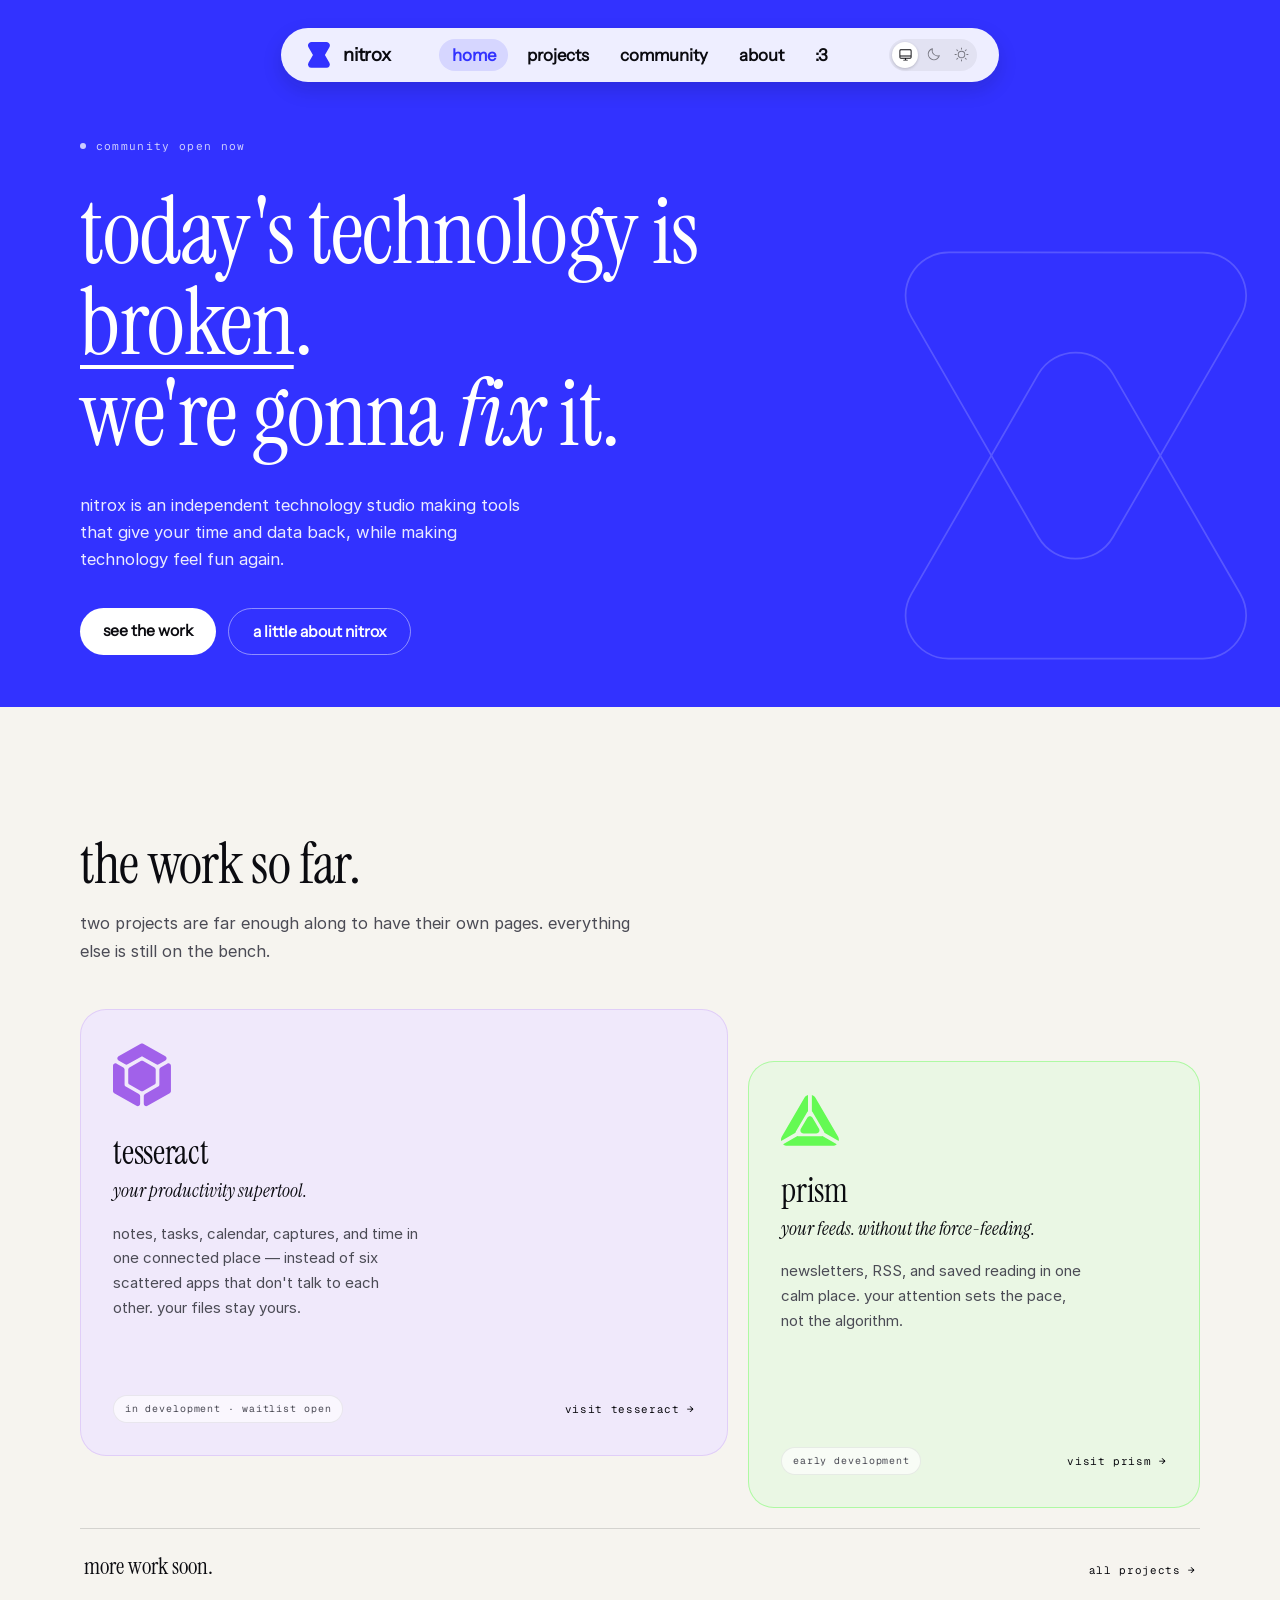
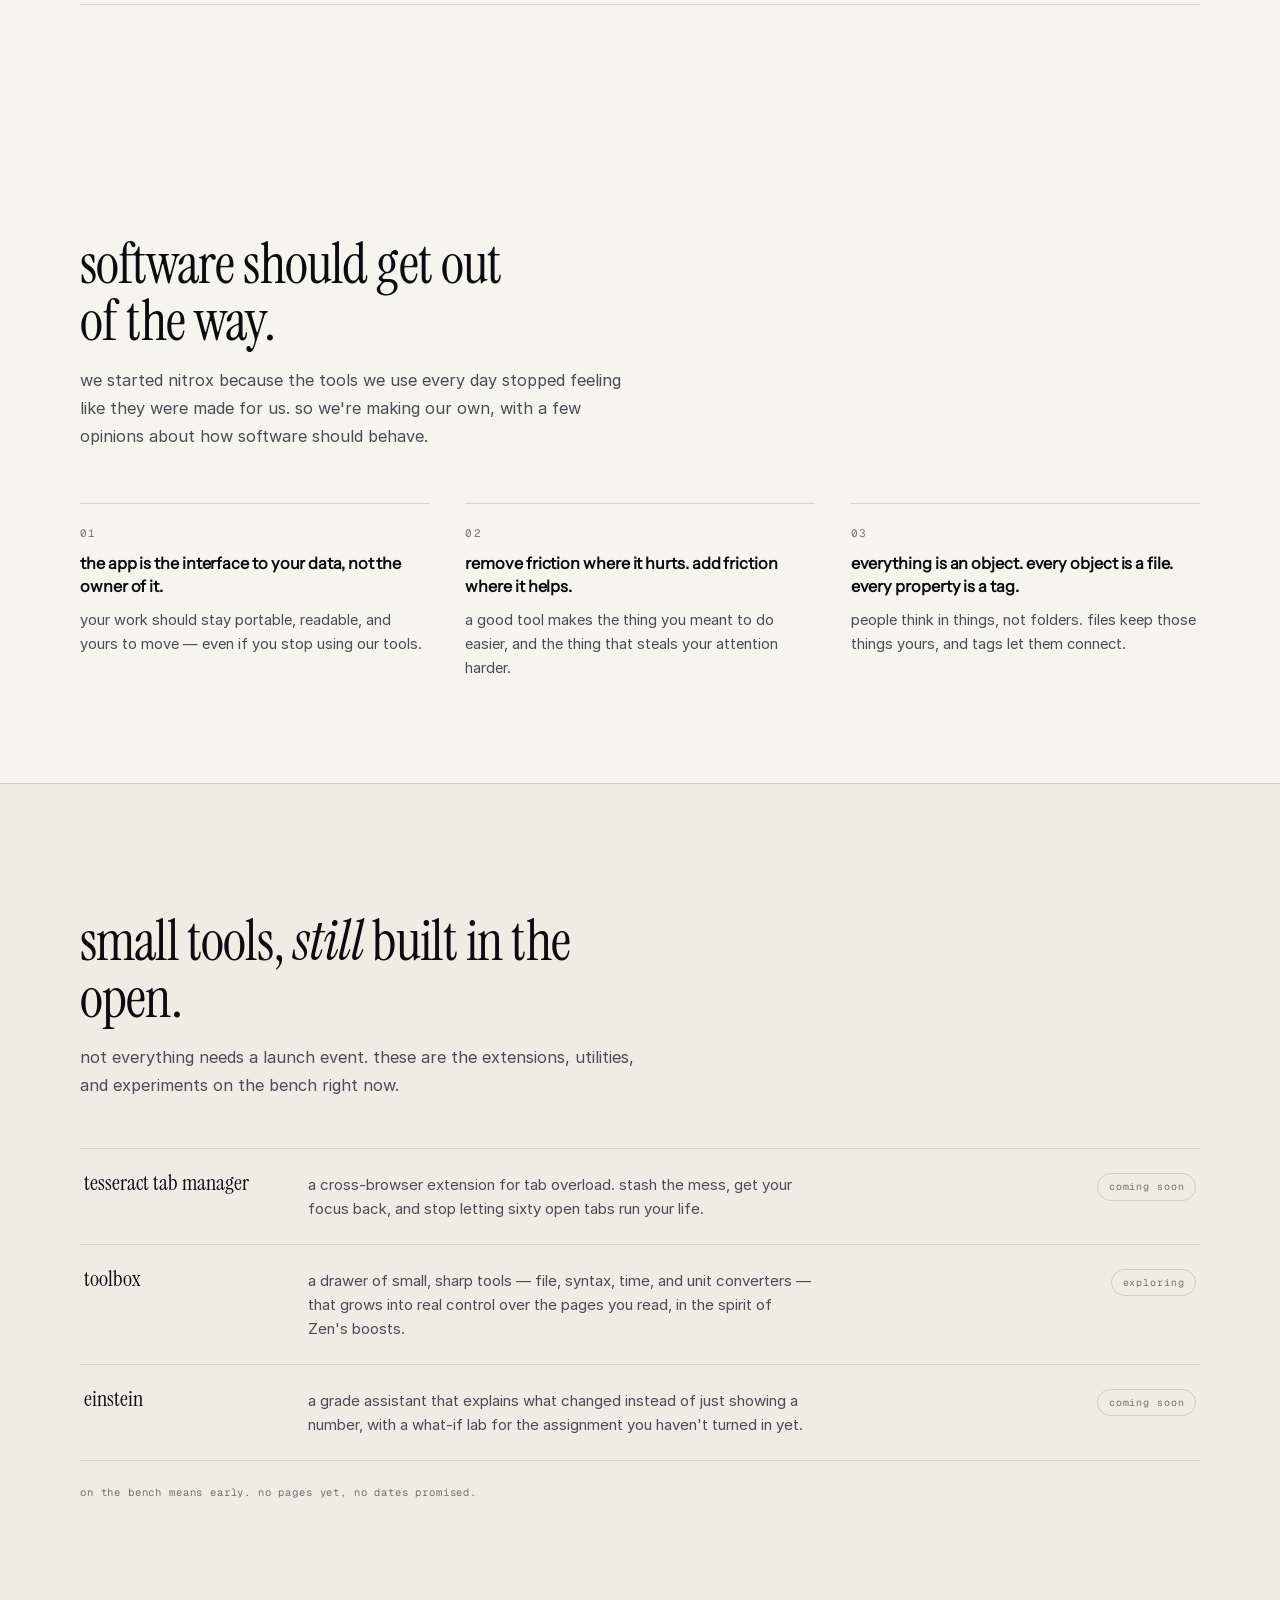
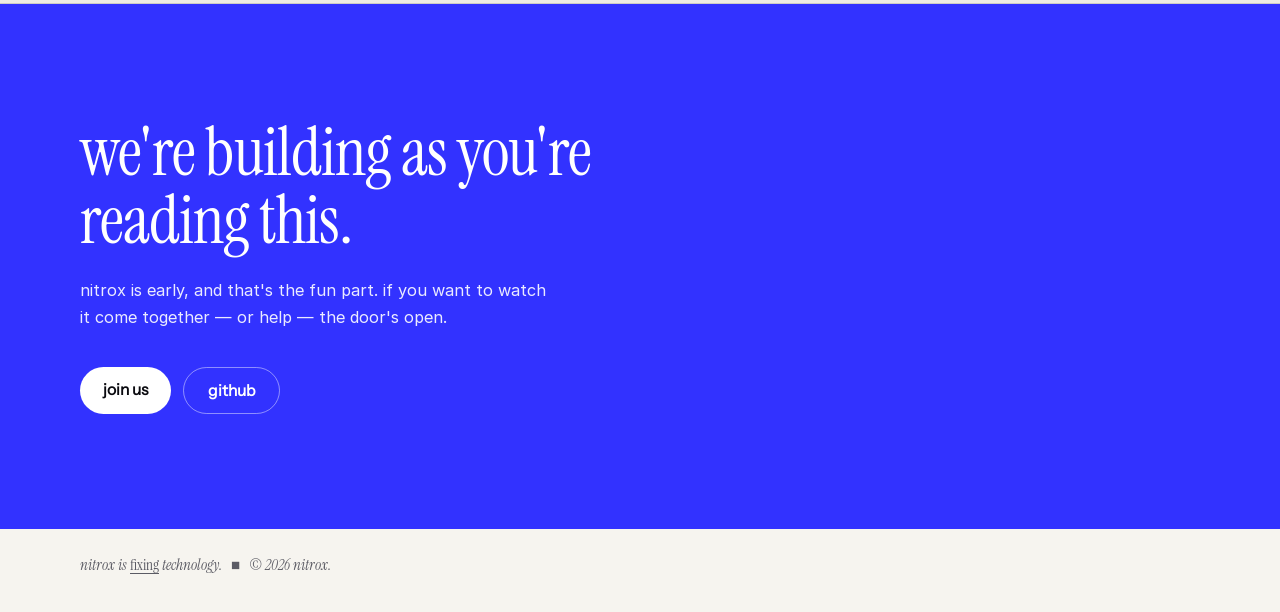
<file: index.html>
<!DOCTYPE html>
<html lang="en">
<head>
    <meta charset="UTF-8">
    <meta name="viewport" content="width=device-width, initial-scale=1.0">
    <title>nitrox is fixing technology.</title>
    <meta name="description" content="nitrox is an independent technology studio making tools that give your time and data back.">

    <meta property="og:title" content="nitrox is fixing technology.">
    <meta property="og:description" content="an independent software studio making tools that give your time and data back.">
    <meta property="og:type" content="website">
    <meta property="og:url" content="https://nitroxhq.github.io/">
    <meta name="twitter:card" content="summary">
    <meta name="theme-color" content="#3232ff">

    <script src="./theme.js"></script>
    <link rel="stylesheet" href="styles.css">
    <link rel="stylesheet" href="assets/fonts/inter/inter.css">
    <link rel="stylesheet" href="home.css">

    <link rel="icon" type="image/svg+xml" href="./assets/white-logo-svg.svg">
    <link rel="icon" type="image/png" href="./assets/white-logo-png.png">
</head>
<body class="home">
    <div id="nav-placeholder"></div>

    <main>
        <!-- ============ HERO ============ -->
        <section class="hero-field">
            <div class="hero-stage wrap" aria-hidden="true">
                <svg class="hero-mark" viewBox="0 0 141 152" fill="none">
                    <path d="M83.0651 103.897C77.2824 113.882 62.8631 113.872 57.0943 103.879L12.9996 27.5C7.22423 17.496 14.4492 4.99241 26.0006 5.00039L114.296 5.06139C125.847 5.06938 133.055 17.583 127.266 27.579L83.0651 103.897Z" stroke="white" stroke-width="0.6" stroke-linecap="round" stroke-linejoin="round"/>
                    <path d="M83.0651 47.2766C77.2824 37.292 62.8631 37.302 57.0943 47.2945L12.9997 123.674C7.22425 133.678 14.4492 146.181 26.0006 146.173L114.296 146.112C125.847 146.104 133.055 133.591 127.266 123.595L83.0651 47.2766Z" stroke="white" stroke-width="0.6" stroke-linecap="round" stroke-linejoin="round"/>
                </svg>
            </div>

            <div class="hero-inner">
                <p class="eyebrow">community open now</p>

                <h1 class="hero-title">
                    today's technology is <span class="u">broken</span>.<br>
                    we're gonna <em>fix</em> it.
                </h1>

                <p class="hero-lede">
                    nitrox is an independent technology studio making tools that give your
                    time and data back, while making technology feel fun again.
                </p>

                <div class="hero-actions">
                    <a class="btn btn-solid" href="#work">see the work</a>
                    <a class="btn btn-ghost" href="./about.html">a little about nitrox</a>
                </div>

                <!--<p class="hero-meta">-->
                    <!--<span>two products in motion</span>-->
                    <!--<span>more on the bench</span>-->
                    <!--<span>building in the open</span>-->
                </p>
            </div>
        </section>

        <!-- ============ SELECTED WORK ============ -->
        <section class="section" id="work">
            <div class="wrap">
                <!--<p class="section-label" data-reveal>01 — selected work</p>-->
                <h2 class="section-title" data-reveal>the work so far.</h2>
                <p class="section-lede" data-reveal> 
                  <!-- modify copy later - feels awkwards lol -->
                    two projects are far enough along to have their own pages.
                    everything else is still on the bench.
                </p>

                <div class="work-spread">
                    <a class="work-plate plate-tess" href="https://nitroxhq.github.io/tesseract" data-reveal style="--i:1">
                        <img class="plate-icon" src="assets/icons/tesseract.svg" alt="" width="58" height="66">
                        <h3 class="plate-name">tesseract</h3>
                        <p class="plate-tagline">your productivity supertool.</p>
                        <p class="plate-body">
                            notes, tasks, calendar, captures, and time in one connected place —
                            instead of six scattered apps that don't talk to each other.
                            your files stay yours.
                        </p>
                        <div class="plate-foot">
                            <span class="status">in development · waitlist open</span>
                            <span class="plate-go">visit tesseract <span aria-hidden="true">→</span></span>
                        </div>
                    </a>

                    <a class="work-plate plate-prism" href="https://nitroxhq.github.io/prism" data-reveal style="--i:2">
                        <img class="plate-icon" src="assets/icons/prism.svg" alt="" width="58" height="52">
                        <h3 class="plate-name">prism</h3>
                        <p class="plate-tagline">your feeds. without the force-feeding.</p>
                        <p class="plate-body">
                            newsletters, RSS, and saved reading in one calm place.
                            your attention sets the pace, not the algorithm.
                        </p>
                        <div class="plate-foot">
                            <span class="status">early development</span>
                            <span class="plate-go">visit prism <span aria-hidden="true">→</span></span>
                        </div>
                    </a>
                </div>

                <a class="more-work" href="./projects.html" data-reveal>
                    <span class="more-work-main">
                        <strong>more work soon.</strong>
                        <!--<span>the rest of it is smaller, weirder, and still in pieces.</span>-->
                    </span>
                    <span class="more-work-go">all projects <span aria-hidden="true">→</span></span>
                </a>
            </div>
        </section>

        <!-- ============ WHAT WE BELIEVE ============ -->
        <section class="section section-beliefs">
            <div class="wrap">
                <!--<p class="section-label" data-reveal>02 — what we believe</p>-->
                <h2 class="section-title" data-reveal>software should get out of the way.</h2>
                <p class="section-lede" data-reveal>
                    we started nitrox because the tools we use every day stopped feeling
                    like they were made for us. so we're making our own, with a few
                    opinions about how software should behave.
                </p>

                <div class="beliefs">
                    <div class="belief" data-reveal style="--i:1">
                        <span class="belief-num">01</span>
                        <h3>the app is the interface to your data, not the owner of it.</h3>
                        <p>your work should stay portable, readable, and yours to move — even if you stop using our tools.</p>
                    </div>
                    <div class="belief" data-reveal style="--i:2">
                        <span class="belief-num">02</span>
                        <h3>remove friction where it hurts. add friction where it helps.</h3>
                        <p>a good tool makes the thing you meant to do easier, and the thing that steals your attention harder.</p>
                    </div>
                    <div class="belief" data-reveal style="--i:3">
                        <span class="belief-num">03</span>
                        <h3>everything is an object. every object is a file. every property is a tag.</h3>
                        <p>people think in things, not folders. files keep those things yours, and tags let them connect.</p>
                    </div>
                </div>
            </div>
        </section>

        <!-- ============ WORKBENCH ============ -->
        <section class="section bench">
            <div class="wrap">
                <!--<p class="section-label" data-reveal>03 — the workbench</p>-->
                <h2 class="section-title" data-reveal>small tools, <i>still</i> built in the open.</h2>
                <p class="section-lede" data-reveal>
                    not everything needs a launch event. these are the extensions,
                    utilities, and experiments on the bench right now.
                </p>

                <div class="bench-list">
                    <a class="bench-item" href="https://nitroxhq.github.io/tesseract/tab-manager.html" data-reveal>
                        <span class="bench-name">tesseract tab manager</span>
                        <span class="bench-desc">
                            a cross-browser extension for tab overload. stash the mess, get your
                            focus back, and stop letting sixty open tabs run your life.
                        </span>
                        <span class="bench-tag">coming soon</span>
                    </a>

                    <div class="bench-item" data-reveal>
                        <span class="bench-name">toolbox</span>
                        <span class="bench-desc">
                            a drawer of small, sharp tools — file, syntax, time, and unit
                            converters — that grows into real control over the pages you read,
                            in the spirit of Zen's boosts.
                        </span>
                        <span class="bench-tag">exploring</span>
                    </div>

                    <div class="bench-item" data-reveal>
                        <span class="bench-name">einstein</span>
                        <span class="bench-desc">
                            a grade assistant that explains what changed instead of just showing
                            a number, with a what-if lab for the assignment you haven't turned
                            in yet.
                        </span>
                        <span class="bench-tag">coming soon</span>
                    </div>
                </div>

                <p class="bench-note" data-reveal>
                    on the bench means early. no pages yet, no dates promised.
                </p>
            </div>
        </section>

        <!-- ============ CLOSING ============ -->
        <section class="closing">
            <div class="wrap">
                <h2 data-reveal>we're building as you're reading this.</h2>
                <p data-reveal>
                    nitrox is early, and that's the fun part. if you want to watch it
                    come together — or help — the door's open.
                </p>
                <div class="closing-actions" data-reveal>
                    <a class="btn btn-solid" href="./community.html">join us</a>
                    <a class="btn btn-ghost" href="https://github.com/nitroxhq">github</a>
                </div>
            </div>
        </section>

        <!-- ============ FOOTER ============ -->
        <footer class="site-footer">
            <div class="wrap">
                <p>nitrox is <span class="italic underline">fixing</span> technology. &nbsp;&nbsp;&#9632;&nbsp;&nbsp; &copy; 2026 nitrox.</p>
            </div>
        </footer>
    </main>

    <script src="script.js"></script>
    <script src="home.js"></script>
</body>
</html>
</file>
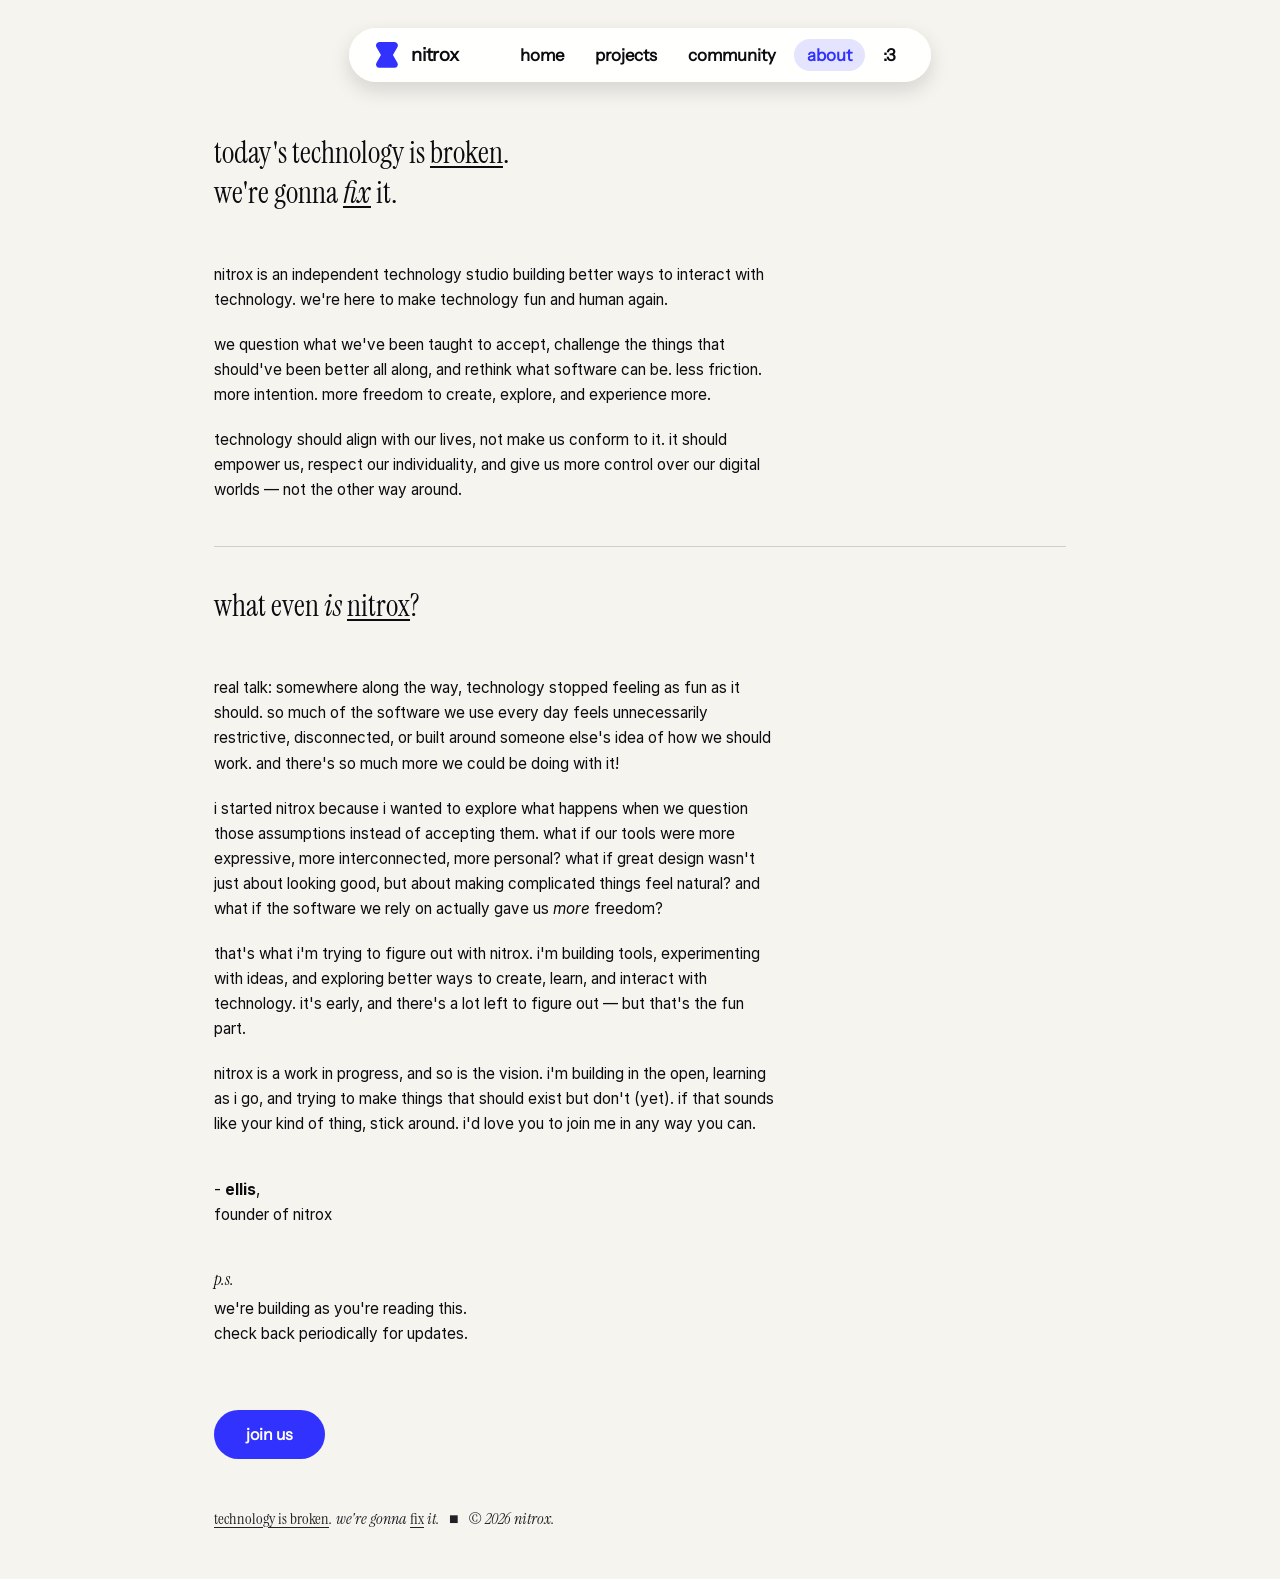
<file: about.html>
<!DOCTYPE html>
<html lang="en">
<head>
    <meta charset="UTF-8">
    <meta name="viewport" content="width=device-width, initial-scale=1.0">
    <title>about nitrox.</title>
    <script src="./theme.js"></script>
    <meta name="theme-color" content="#3232ff">
    <!--<link rel="preconnect" href="https://fonts.googleapis.com">-->
    <!--<link rel="preconnect" href="https://fonts.gstatic.com" crossorigin>-->
    <!--<link href="https://fonts.googleapis.com/css2?family=EB+Garamond:ital,wght@0,400..800;1,400..800&family=Geist+Mono:wght@100..900&family=Instrument+Sans:ital,wght@0,400..700;1,400..700&family=Instrument+Serif:ital@0;1&family=Inter:ital,opsz,wght@0,14..32,100..900;1,14..32,100..900&display=swap" rel="stylesheet">-->
    <link rel="stylesheet" href="styles.css">
    <link rel="stylesheet" href="assets/fonts/inter/inter.css">
      
    <link rel="icon" type="image/svg+xml" href="./assets/white-logo-svg.svg">
    <link rel="icon" type="image/png" href="./assets/white-logo-png.png">
</head>
<body>
    <!-- Navigation -->
    <div id="nav-placeholder"></div>

    <main class="page">
        <!-- Mission -->
        <section class="hero">
            <h1 class="hero-tagline">today's technology is <span class="underline">broken</span>.
                <br>we're gonna <span class="underline italic">fix</span> it.</h1>
        </section>

        <section class="yap">
            <p>nitrox is an independent technology studio building better ways to interact with technology. we're here to make technology fun and human again.</p>
        
            <p>we question what we've been taught to accept, challenge the things that should've been better all along, and rethink what software can be. less friction. more intention. more freedom to create, explore, and experience more.</p>
        
            <p>technology should align with our lives, not make us conform to it. it should empower us, respect our individuality, and give us more control over our digital worlds — not the other way around.</p>
        </section>

        <!-- About Nitrox / the letter -->
        <section class="hero about-rule">
            <h1 class="hero-tagline">what even <span class="italic">is</span> <span class="underline">nitrox</span>?</h1>
        </section>

        <section class="yap">
            <p>real talk: somewhere along the way, technology stopped feeling as fun as it should. so much of the software we use every day feels unnecessarily restrictive, disconnected, or built around someone else's idea of how we should work. and there's so much more we could be doing with it!</p>
        
            <p>i started nitrox because i wanted to explore what happens when we question those assumptions instead of accepting them. what if our tools were more expressive, more interconnected, more personal? what if great design wasn't just about looking good, but about making complicated things feel natural? and what if the software we rely on actually gave us <i>more</i> freedom?</p>
        
            <p>that's what i'm trying to figure out with nitrox. i'm building tools, experimenting with ideas, and exploring better ways to create, learn, and interact with technology. it's early, and there's a lot left to figure out — but that's the fun part.</p>
        
            <p>nitrox is a work in progress, and so is the vision. i'm building in the open, learning as i go, and trying to make things that should exist but don't (yet). if that sounds like your kind of thing, stick around. i'd love you to join me in any way you can.</p>
        </section>
        
        <!-- Founder Sign-off -->
        <section class="yap">
            <p>
                - <b>ellis</b>,<br> founder of nitrox
            </p>
        </section>

        <section class="ps-section">
            <p class="ps-label">p.s.</p>
            <p>we're building as you're reading this.<br>check back periodically for updates.</p>
        </section>

        <!-- Join us -->
        <section class="join-us">
            <a class="join-us-button" href="./community.html" data-link="join">join us</a>
        </section>
        
        <!-- Footer -->
        <footer class="site-footer">
            <p><span class="italic underline">technology is broken</span>. we're gonna <span class="italic underline">fix</span> it. &nbsp;&nbsp;&#9632;&nbsp;&nbsp; &copy; 2026 nitrox.</p>
        </footer>
    </main>
    <script src="script.js"></script>
</body>
</html>
</file>
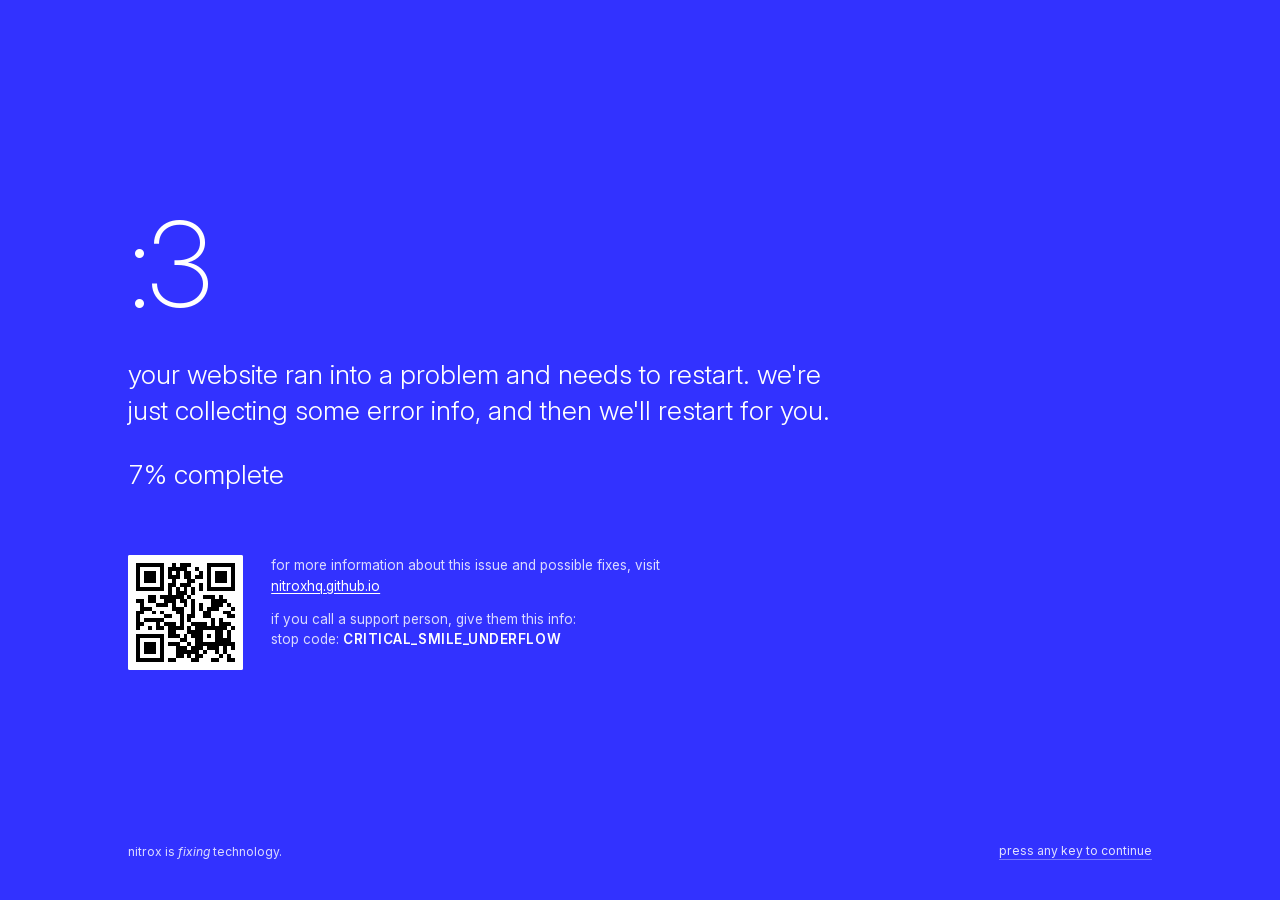
<file: bsod.html>
<!DOCTYPE html>
<html lang="en">
<head>
    <meta charset="UTF-8">
    <meta name="viewport" content="width=device-width, initial-scale=1.0">
    <title>:3 — nitrox is fixing technology.</title>
    <meta name="description" content="your website ran into a problem and needs to restart.">
    <meta name="theme-color" content="#3232FF">
    <meta name="robots" content="noindex">

    <link rel="stylesheet" href="win.css">
    <link rel="stylesheet" href="bsod-styles.css">
    <link rel="stylesheet" href="assets/fonts/inter/inter.css">

    <link rel="icon" type="image/svg+xml" href="./assets/white-logo-svg.svg">
    <link rel="icon" type="image/png" href="./assets/white-logo-png.png">
</head>
<body>
    <main class="bsod-screen">
        <div class="bsod-face" aria-hidden="true">:3</div>

        <div class="bsod-copy">
            <p class="bsod-lead">your website ran into a problem and needs to restart. we're just collecting some error info, and then we'll restart for you.</p>
            <p class="bsod-progress"><span id="bsod-percent">0</span>% complete</p>
        </div>

        <div class="bsod-details">
            <img class="bsod-qr" src="./assets/bsod-qr.svg" alt="" width="116" height="116">
            <div class="bsod-support">
                <p>for more information about this issue and possible fixes, visit <a href="./index.html">nitroxhq.github.io</a></p>
                <p>if you call a support person, give them this info:<br>stop code: <span class="bsod-stopcode">CRITICAL_SMILE_UNDERFLOW</span></p>
            </div>
        </div>
    </main>

    <footer class="bsod-footer">
        <span>nitrox is <em>fixing</em> technology.</span>
        <a href="./index.html">press any key to continue</a>
    </footer>

    <script src="bsod-script.js"></script>
</body>
</html>
</file>
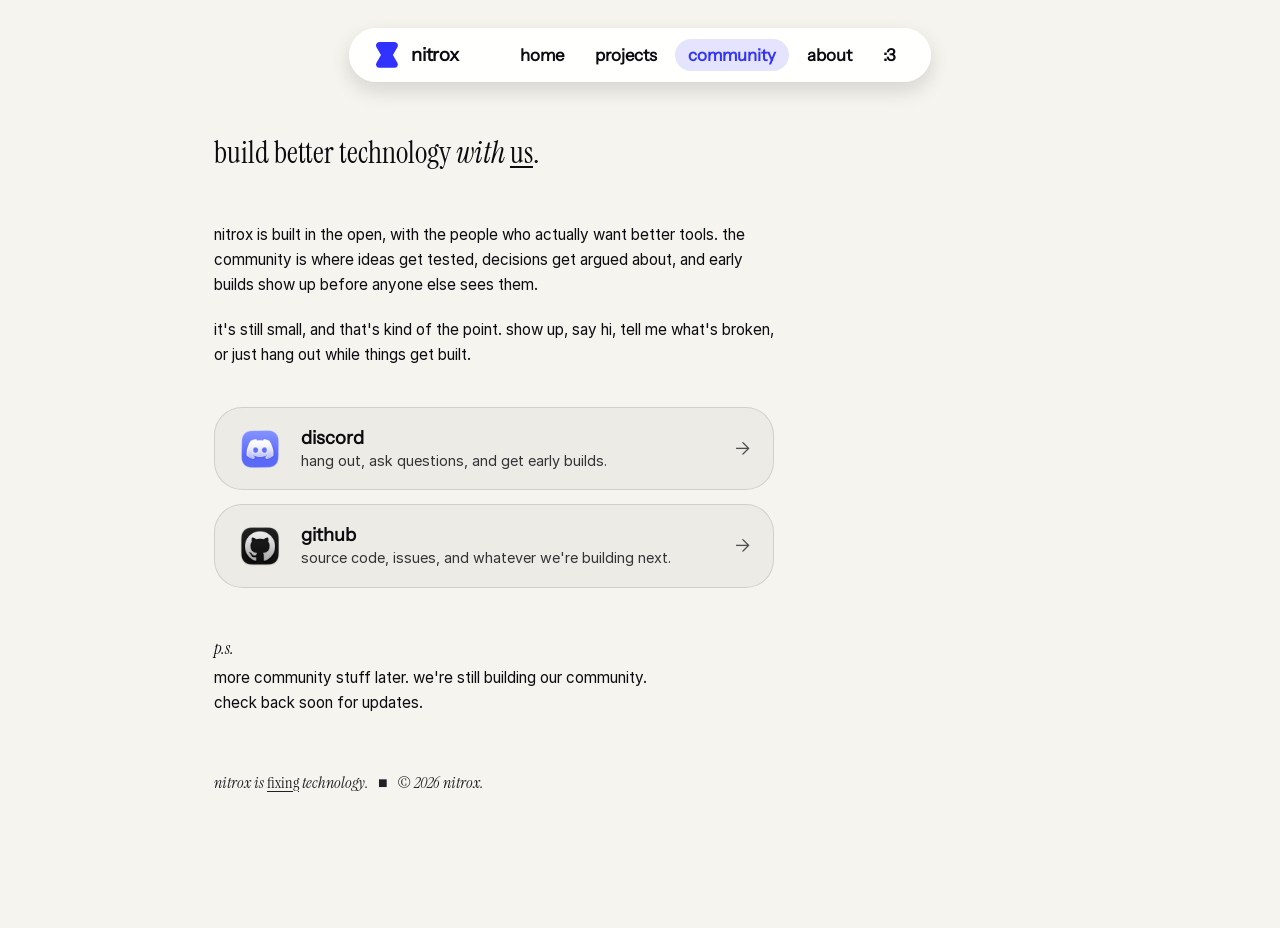
<file: community.html>
<!DOCTYPE html>
<html lang="en">
<head>
    <meta charset="UTF-8">
    <meta name="viewport" content="width=device-width, initial-scale=1.0">
    <title>community — nitrox.</title>
    <meta name="description" content="community around nitrox. build better technology with us.">
    <!--<link rel="preconnect" href="https://fonts.googleapis.com">-->
    <!--<link rel="preconnect" href="https://fonts.gstatic.com" crossorigin>-->
    <!--<link href="https://fonts.googleapis.com/css2?family=EB+Garamond:ital,wght@0,400..800;1,400..800&family=Geist+Mono:wght@100..900&family=Instrument+Sans:ital,wght@0,400..700;1,400..700&family=Instrument+Serif:ital@0;1&family=Inter:ital,opsz,wght@0,14..32,100..900;1,14..32,100..900&display=swap" rel="stylesheet">-->
    <script src="./theme.js"></script>
    <meta name="theme-color" content="#3232ff">
    <link rel="stylesheet" href="styles.css">
    <link rel="stylesheet" href="assets/fonts/inter/inter.css">

    <link rel="icon" type="image/svg+xml" href="./assets/white-logo-svg.svg">
    <link rel="icon" type="image/png" href="./assets/white-logo-png.png">
</head>
<body>
    <!-- Navigation -->
    <div id="nav-placeholder"></div>

    <main class="page">
        <!-- Community Hero -->
        <section class="hero">
            <h1 class="hero-tagline">build better technology <span class="italic">with</span> <span class="underline">us</span>.</h1>
        </section>

        <!-- Community Intro -->
        <section class="yap">
            <p>nitrox is built in the open, with the people who actually want better tools. the community is where ideas get tested, decisions get argued about, and early builds show up before anyone else sees them.</p>

            <p>it's still small, and that's kind of the point. show up, say hi, tell me what's broken, or just hang out while things get built.</p>
        </section>

        <!-- Community Links -->
        <section class="big-buttons" aria-label="Community links">
            <a class="big-button" href="https://discord.gg/nitrox" data-link="discord">
                <img class="big-button-icon" src="assets/community/discord-tahoe-256.png" alt="" width="46" height="46">
                <span class="big-button-text">
                    <span class="big-button-title">discord</span>
                    <span class="big-button-sub">hang out, ask questions, and get early builds.</span>
                </span>
                <span class="big-button-arrow" aria-hidden="true">&rarr;</span>
            </a>

            <a class="big-button" href="https://github.com/nitroxhq" data-link="github">
                <img class="big-button-icon" src="assets/community/github-golden-gate-256.png" alt="" width="46" height="46">
                <span class="big-button-text">
                    <span class="big-button-title">github</span>
                    <span class="big-button-sub">source code, issues, and whatever we're building next.</span>
                </span>
                <span class="big-button-arrow" aria-hidden="true">&rarr;</span>
            </a>
        </section>

        <!-- P.S. -->
        <section class="ps-section">
            <p class="ps-label">p.s.</p>
            <p>more community stuff later. we're still building our community.<br>check back soon for updates.</p>
        </section>

        <!-- Footer -->
        <footer class="site-footer">
            <p>nitrox is <span class="italic underline">fixing</span> technology. &nbsp;&nbsp;&#9632;&nbsp;&nbsp; &copy; 2026 nitrox.</p>
        </footer>
    </main>
    <script src="script.js"></script>
</body>
</html>
</file>
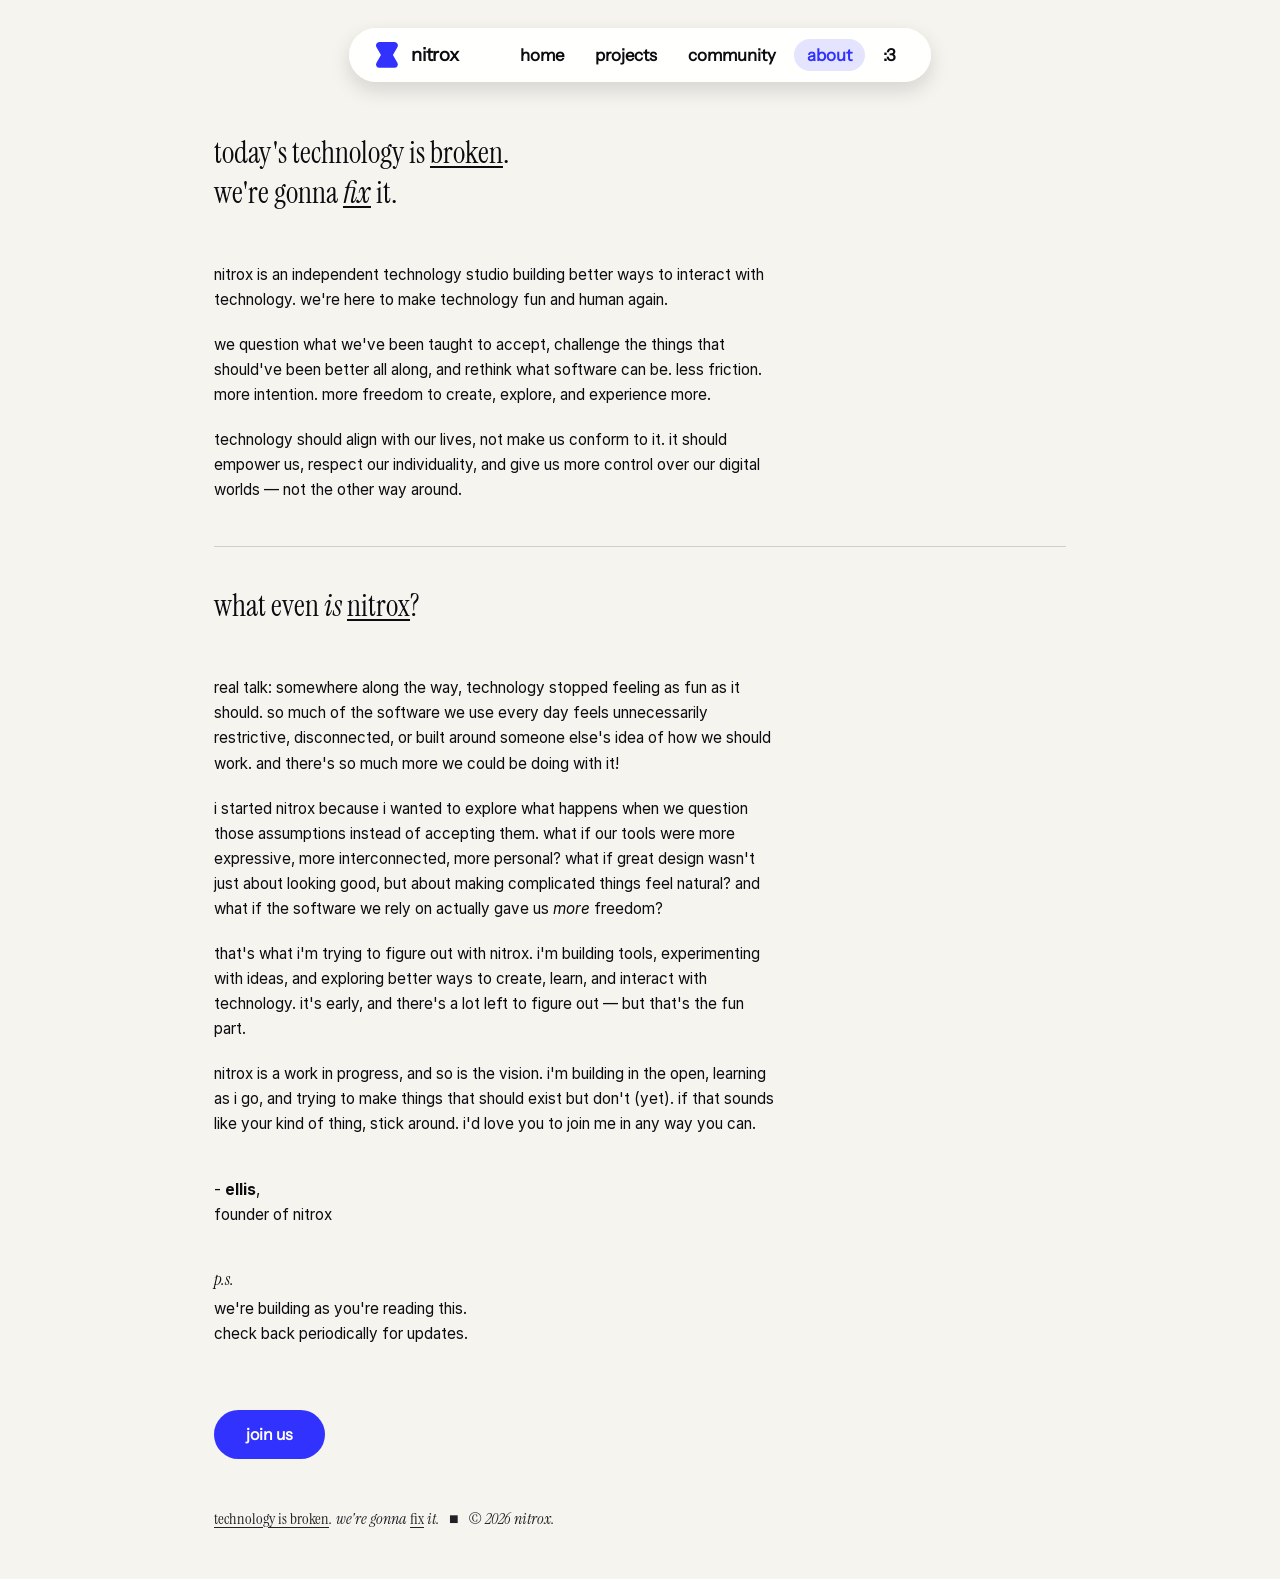
<file: mission.html>
<!DOCTYPE html>
<html lang="en">
<head>
    <meta charset="UTF-8">
    <meta name="viewport" content="width=device-width, initial-scale=1.0">
    <title>nitrox is fixing technology.</title>
    <link rel="canonical" href="./about.html">
    <meta http-equiv="refresh" content="0; url=./about.html">
    <script>window.location.replace('./about.html');</script>
    <link rel="stylesheet" href="styles.css">
    <link rel="stylesheet" href="assets/fonts/inter/inter.css">
    <link rel="icon" type="image/svg+xml" href="./assets/white-logo-svg.svg">
    <link rel="icon" type="image/png" href="./assets/white-logo-png.png">
</head>
<body>
    <main class="page">
        <section class="hero">
            <h1 class="hero-tagline">mission is now part of <a href="./about.html">about nitrox</a>.</h1>
        </section>
        <p>taking you there&hellip;</p>
    </main>
</body>
</html>
</file>
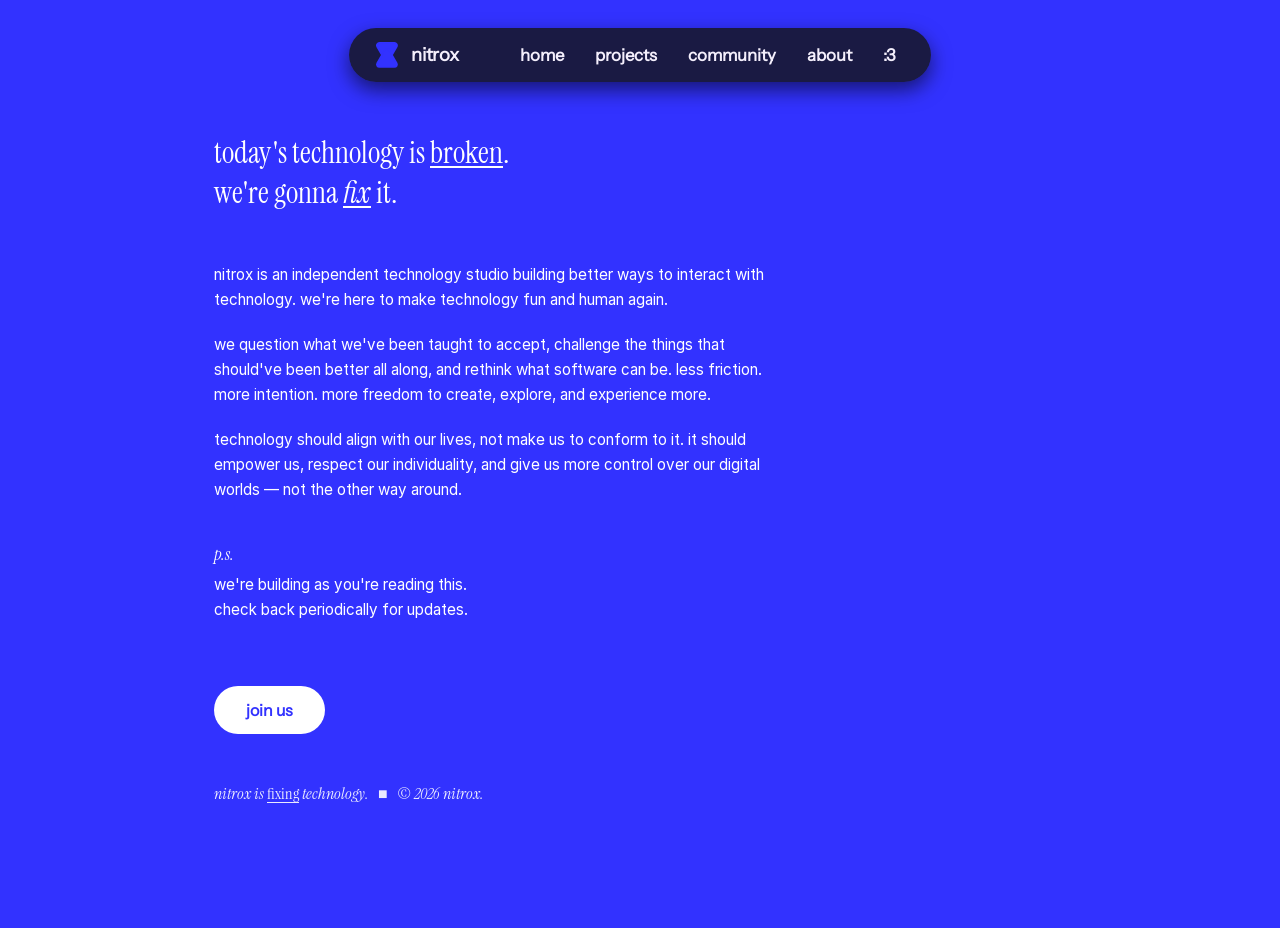
<file: og-index.html>
<!DOCTYPE html>
<html lang="en">
<head>
    <meta charset="UTF-8">
    <meta name="viewport" content="width=device-width, initial-scale=1.0">
    <title>nitrox is fixing technology.</title>
    <!--<link rel="preconnect" href="https://fonts.googleapis.com">-->
    <!--<link rel="preconnect" href="https://fonts.gstatic.com" crossorigin>-->
    <!--<link href="https://fonts.googleapis.com/css2?family=EB+Garamond:ital,wght@0,400..800;1,400..800&family=Geist+Mono:wght@100..900&family=Instrument+Sans:ital,wght@0,400..700;1,400..700&family=Instrument+Serif:ital@0;1&family=Inter:ital,opsz,wght@0,14..32,100..900;1,14..32,100..900&display=swap" rel="stylesheet">-->
    <link rel="stylesheet" href="styles.css">
    <link rel="stylesheet" href="assets/fonts/inter/inter.css">

    <link rel="icon" type="image/svg+xml" href="./assets/white-logo-svg.svg">
    <link rel="icon" type="image/png" href="./assets/white-logo-png.png">
</head>
<body>
    <main class="page">
        <!-- Navigation -->
        <div id="nav-placeholder"></div>

        <!-- Hero -->
        <section class="hero">
            <!-- <div class="hero-logo">
                <img src="assets/white-logo-svg.svg" alt="nitrox logo">
            </div>
            -->
            <h1 class="hero-tagline">today's technology is <span class="underline">broken</span>.
                <br>we're gonna <span class="underline italic">fix</span> it.</h1>
        </section>

        <!-- Nitrox Philosophy / Info -->
        <section class="yap">
            <p>nitrox is an independent technology studio building better ways to interact with technology. we're here to make technology fun and human again.</p>
        
            <p>we question what we've been taught to accept, challenge the things that should've been better all along, and rethink what software can be. less friction. more intention. more freedom to create, explore, and experience more.</p>
        
            <p>technology should align with our lives, not make us to conform to it. it should empower us, respect our individuality, and give us more control over our digital worlds — not the other way around.</p>
        </section>

        <!-- P.S. -->
        <section class="ps-section">
            <p class="ps-label">p.s.</p>
            <p>we're building as you're reading this.<br>check back periodically for updates.</p>
        </section>


        <!-- Join us -->
        <section class="join-us">
            <a class="join-us-button" href="./community.html" data-link="join">join us</a>
        </section>

        <!-- Footer -->
        <footer class="site-footer">
            <p>nitrox is <span class="italic underline">fixing</span> technology. &nbsp;&nbsp;&#9632;&nbsp;&nbsp; &copy; 2026 nitrox.</p>
        </footer>
    </main>
    <script src="script.js"></script>
</body>
</html>
</file>
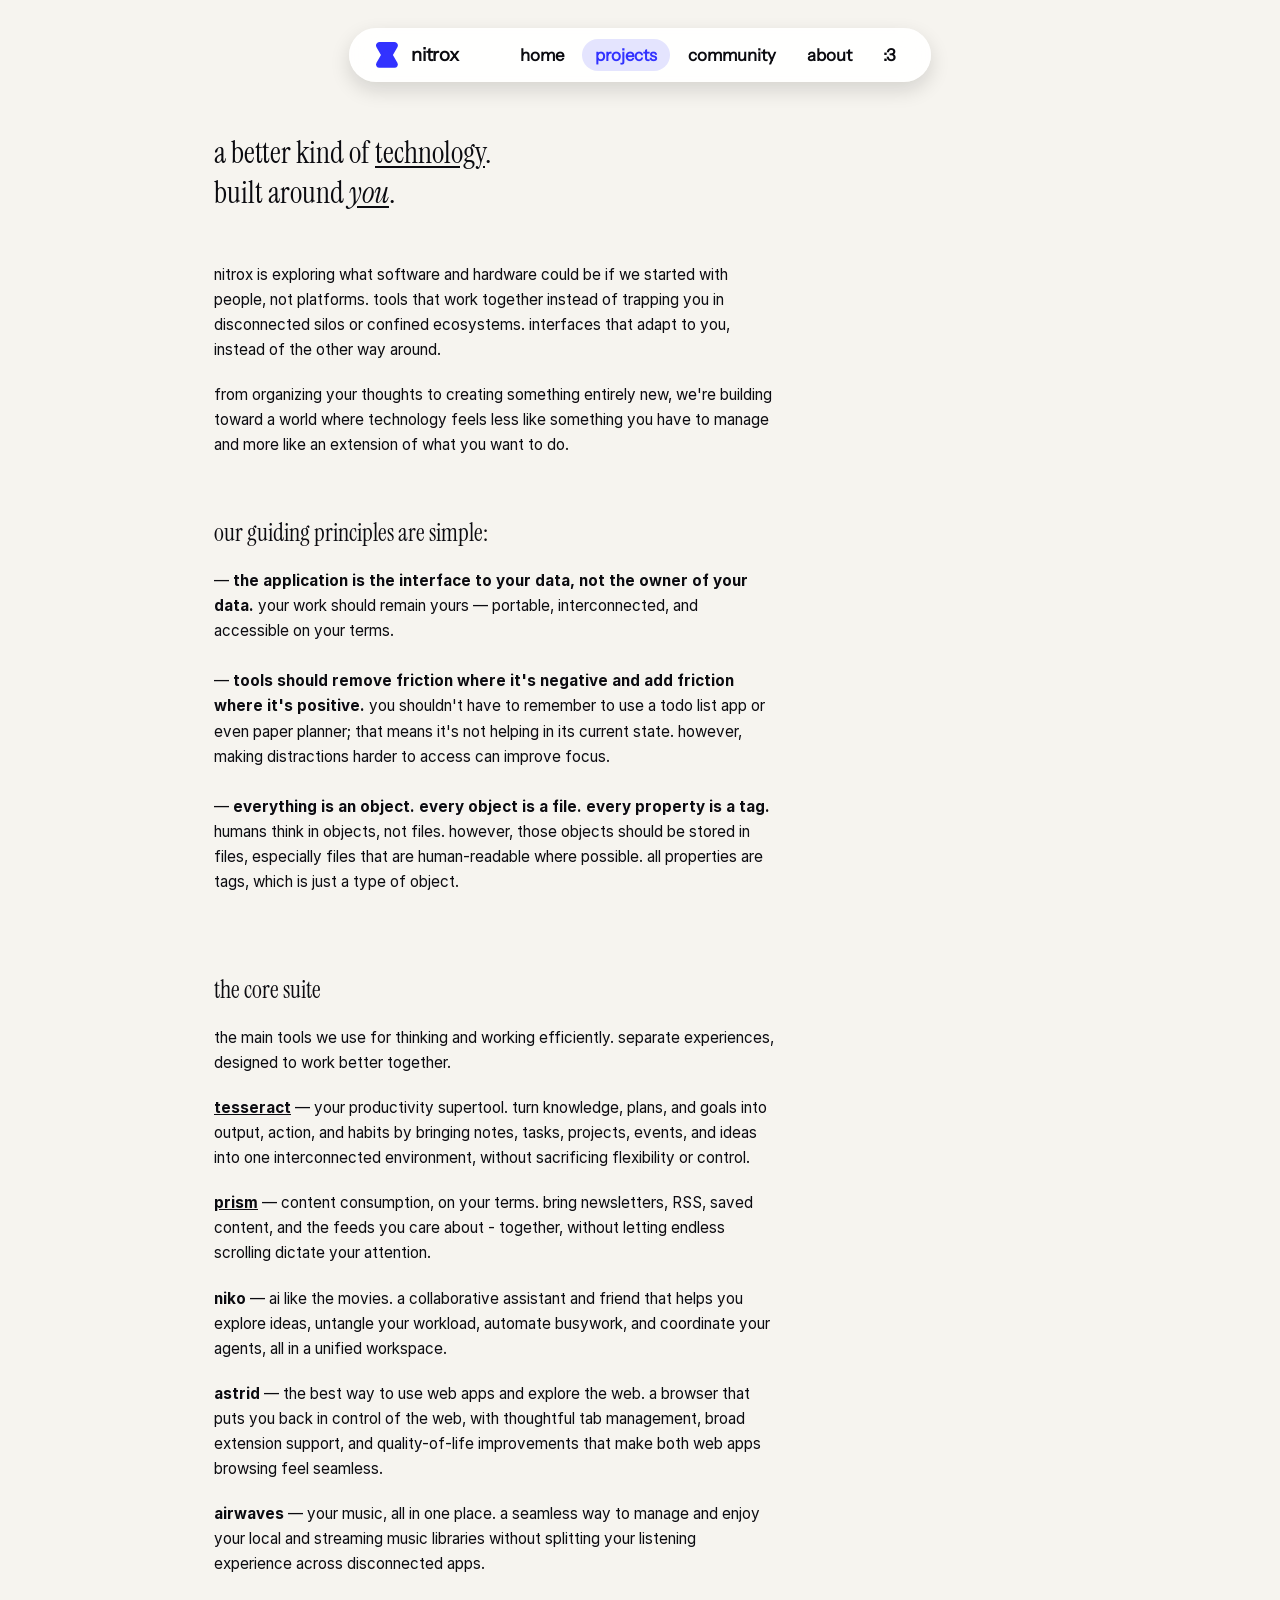
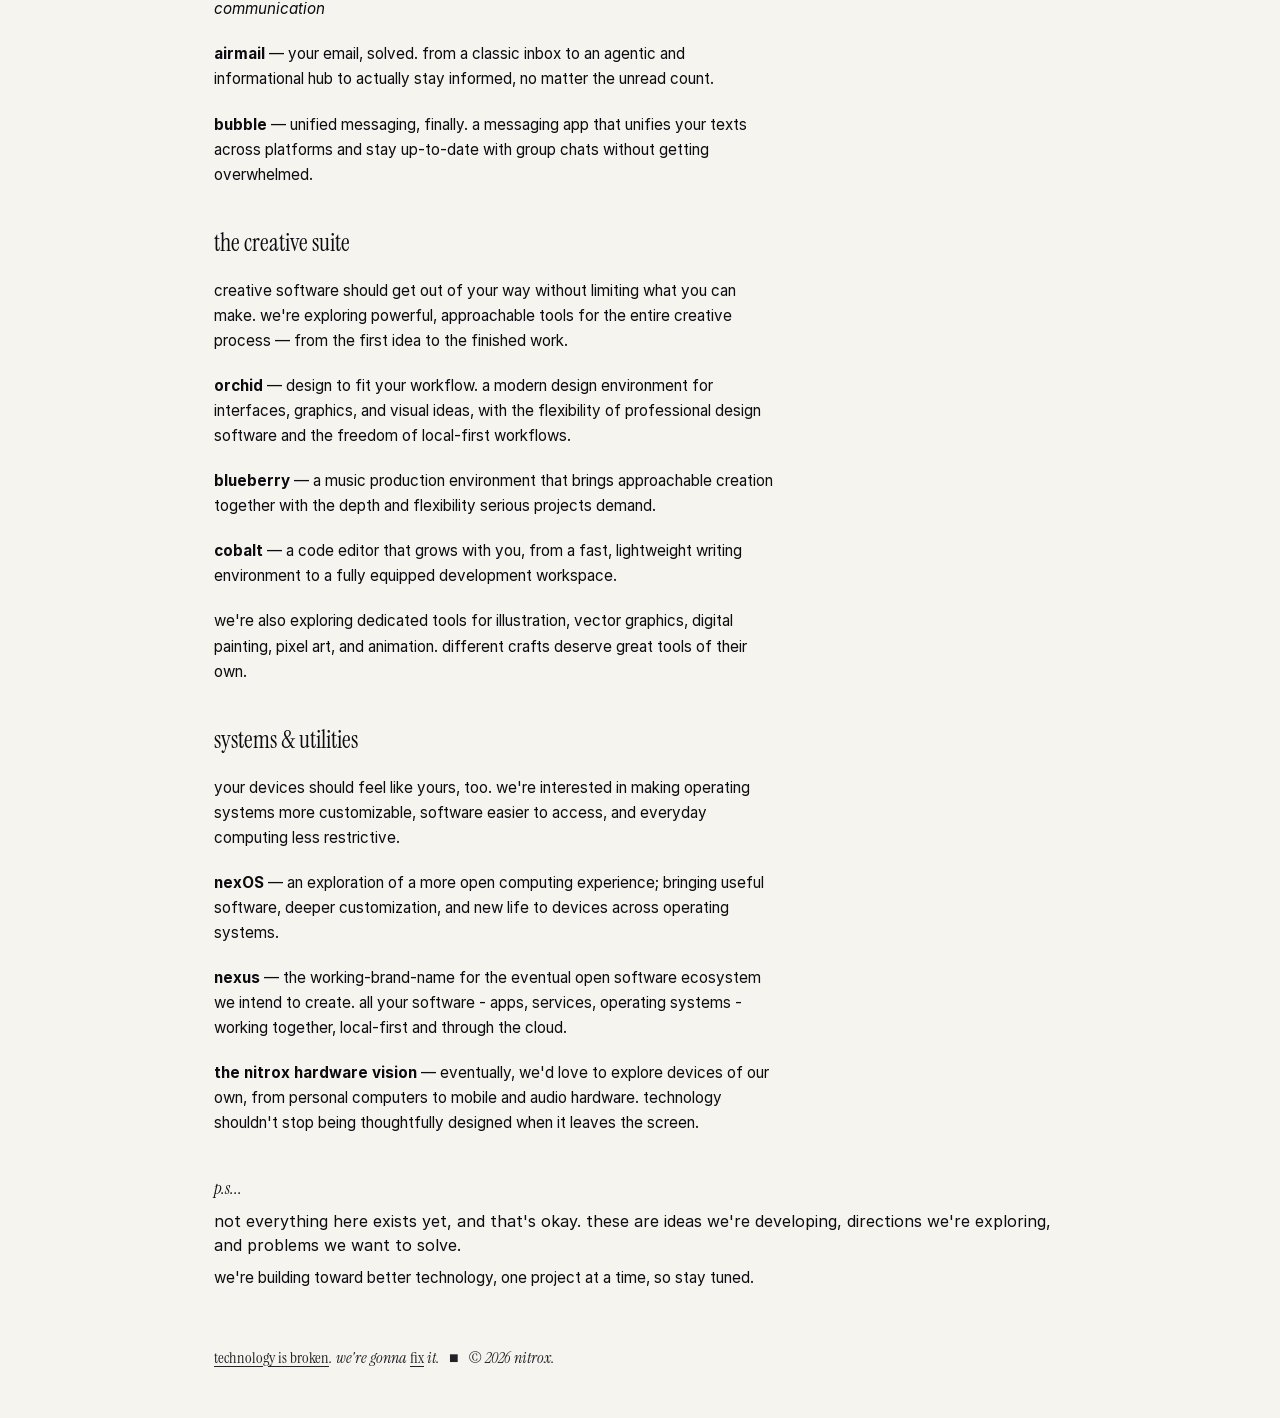
<file: projects.html>
<!DOCTYPE html>
<html lang="en">
<head>
  <meta charset="UTF-8">
  <meta name="viewport" content="width=device-width, initial-scale=1.0">
  <title>nitrox projects.</title>
  <!--<link rel="preconnect" href="https://fonts.googleapis.com">-->
  <!--<link rel="preconnect" href="https://fonts.gstatic.com" crossorigin>-->
  <!--<link href="https://fonts.googleapis.com/css2?family=EB+Garamond:ital,wght@0,400..800;1,400..800&family=Geist+Mono:wght@100..900&family=Instrument+Sans:ital,wght@0,400..700;1,400..700&family=Instrument+Serif:ital@0;1&family=Inter:ital,opsz,wght@0,14..32,100..900;1,14..32,100..900&display=swap" rel="stylesheet">-->
  <script src="./theme.js"></script>
  <meta name="theme-color" content="#3232ff">
  <link rel="stylesheet" href="styles.css">
  <link rel="stylesheet" href="assets/fonts/inter/inter.css">
    
  <link rel="icon" type="image/svg+xml" href="./assets/white-logo-svg.svg">
  <link rel="icon" type="image/png" href="./assets/white-logo-png.png">
</head>
<body>
    <!-- Navigation -->
    <div id="nav-placeholder"></div>

    <main class="page">
        <!-- Projects Hero -->
        <section class="hero">
          <h1 class="hero-tagline">a better kind of <span class="underline">technology</span>.
          <br>built around <span class="underline italic">you</span>.</h1>
        </section>
        
        <!-- Projects Introduction -->
        <section class="yap">
          <p>nitrox is exploring what software and hardware could be if we started with people, not platforms. tools that work together instead of trapping you in disconnected silos or confined ecosystems. interfaces that adapt to you, instead of the other way around.</p>
      
          <p>from organizing your thoughts to creating something entirely new, we're building toward a world where technology feels less like something you have to manage and more like an extension of what you want to do.</p>
          <br>

          <h2>our guiding principles are simple:</h2>
          <p>
          <!--<br>-->
            — <b>the application is the interface to your data, not the owner of your data.</b> your work should remain yours — portable, interconnected, and accessible on your terms.
            <br>
            <br>
            — <b>tools should remove friction where it's negative and add friction where it's positive.</b> you shouldn't have to remember to use a todo list app or even paper planner; that means it's not helping in its current state. however, making distractions harder to access can improve focus.
            <br>
            <br>
            — <b>everything is an object. every object is a file. every property is a tag.</b> humans think in objects, not files. however, those objects should be stored in files, especially files that are human-readable where possible. all properties are tags, which is just a type of object.
          </p>
        </section>

        <br>
        
        <!-- Core Suite -->
        <section class="yap">
          <h2>the core suite</h2>
          <p>the main tools we use for thinking and working efficiently. separate experiences, designed to work better together.</p>
      
          <p><a href="https://nitroxhq.github.io/tesseract"><b><u>tesseract</u></b></a> — your productivity supertool. turn knowledge, plans, and goals into output, action, and habits by bringing notes, tasks, projects, events, and ideas into one interconnected environment, without sacrificing flexibility or control.</p>
      
          <p><a href="https://nitroxhq.github.io/prism"><b><u>prism</u></b></a> — content consumption, on your terms. bring newsletters, RSS, saved content, and the feeds you care about - together, without letting endless scrolling dictate your attention.</p>
      
          <p><b>niko</b> — ai like the movies. a collaborative assistant and friend that helps you explore ideas, untangle your workload, automate busywork, and coordinate your agents, all in a unified workspace.</p>
      
          <p><b>astrid</b> — the best way to use web apps and explore the web. a browser that puts you back in control of the web, with thoughtful tab management, broad extension support, and quality-of-life improvements that make both web apps browsing feel seamless.</p>
      
          <p><b>airwaves</b> — your music, all in one place. a seamless way to manage and enjoy your local and streaming music libraries without splitting your listening experience across disconnected apps.</p>

          <p class="ps-label">communication</p>

          <p><b>airmail</b> — your email, solved. from a classic inbox to an agentic and informational hub to actually stay informed, no matter the unread count.</p>

          <p><b>bubble</b> — unified messaging, finally. a messaging app that unifies your texts across platforms and stay up-to-date with group chats without getting overwhelmed.</p>
          
        </section>

        <!-- Creative Suite -->
        <section class="yap">
            <h2>the creative suite</h2>
            <p>creative software should get out of your way without limiting what you can make. we're exploring powerful, approachable tools for the entire creative process — from the first idea to the finished work.</p>
        
            <p><b>orchid</b> — design to fit your workflow. a modern design environment for interfaces, graphics, and visual ideas, with the flexibility of professional design software and the freedom of local-first workflows.</p>
        
            <p><b>blueberry</b> — a music production environment that brings approachable creation together with the depth and flexibility serious projects demand.</p>
        
            <p><b>cobalt</b> — a code editor that grows with you, from a fast, lightweight writing environment to a fully equipped development workspace.</p>
        
            <p>we're also exploring dedicated tools for illustration, vector graphics, digital painting, pixel art, and animation. different crafts deserve great tools of their own.</p>
        </section>

        <!-- Operating Systems & Utilities -->
        <section class="yap">
          <h2>systems & utilities</h2>
          <p>your devices should feel like yours, too. we're interested in making operating systems more customizable, software easier to access, and everyday computing less restrictive.</p>
      
          <p><b>nexOS</b> — an exploration of a more open computing experience; bringing useful software, deeper customization, and new life to devices across operating systems.</p>
      
          <p><b>nexus</b> — the working-brand-name for the eventual open software ecosystem we intend to create. all your software - apps, services, operating systems - working together, local-first and through the cloud.</p>

          <p><b>the nitrox hardware vision</b> — eventually, we'd love to explore devices of our own, from personal computers to mobile and audio hardware. technology shouldn't stop being thoughtfully designed when it leaves the screen.</p>
        </section>
        

        <!-- Closing -->
        <section class="ps-section">
          <p class="ps-label">p.s...</p>
          <p>not everything here exists yet, and that's okay. these are ideas we're developing, directions we're exploring, and problems we want to solve.</p>
          <p>we're building toward better technology, one project at a time, so stay tuned.</p>
        </section>

        <!-- Footer -->
        <footer class="site-footer">
          <p><span class="italic underline">technology is broken</span>. we're gonna <span class="italic underline">fix</span> it. &nbsp;&nbsp;&#9632;&nbsp;&nbsp; &copy; 2026 nitrox.</p>
        </footer>
    </main>
    <script src="script.js"></script>
</body>
</html>
</file>
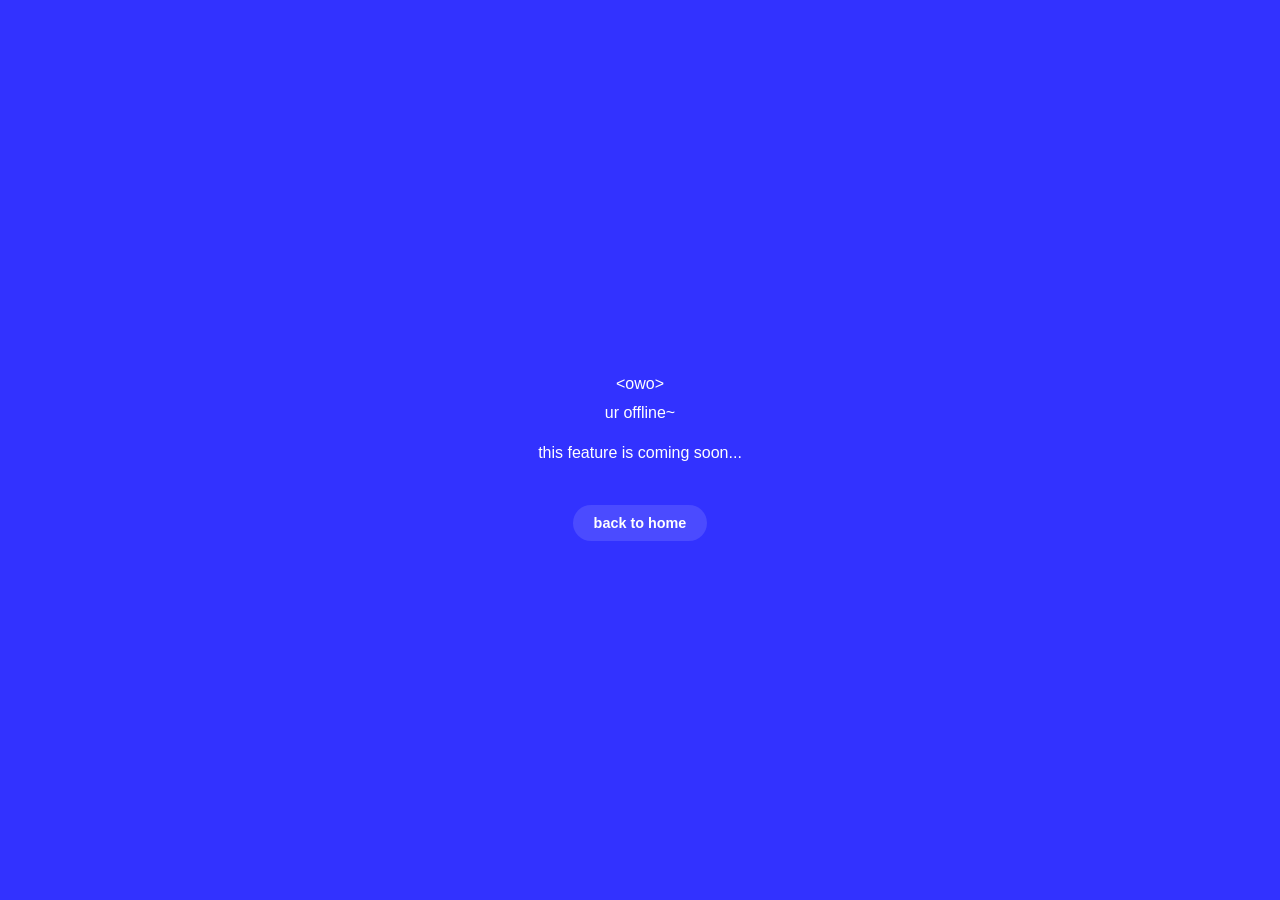
<file: offline-test/offline.html>
<!DOCTYPE html>
<html lang="en">
<head>
    <meta charset="UTF-8">
    <meta name="viewport" content="width=device-width, initial-scale=1.0">
    <title>??? - ur offline~</title>
    <link rel="icon" type="image/svg+xml" href="./assets/white-logo-svg.svg">
    <link rel="stylesheet" href="offline-styles.css">
</head>
<body>
    <h1> <owo> </h1>
    &lt;owo&gt;
    <p>ur offline~</p>
    <p>this feature is coming soon...</p>
    <a href="/">back to home</a>
</body>
</html>
</file>
<file: styles.css>
/*@import url('https://fonts.googleapis.com/css2?family=EB+Garamond:ital,wght@0,400..800;1,400..800&family=Geist+Mono:wght@100..900&family=Instrument+Sans:ital,wght@0,400..700;1,400..700&family=Instrument+Serif:ital@0;1&family=Inter:ital,opsz,wght@0,14..32,100..900;1,14..32,100..900&display=swap');*/

/* local fonts!*/
@font-face {
  font-family: 'Instrument Serif';
  font-weight: 400;
  src: url('assets/fonts/instrument-serif/InstrumentSerif-Regular.woff2') format('woff2');
}

@font-face {
  font-family: 'Instrument Serif';
  font-weight: 400;
  font-style: italic;
  src: url('assets/fonts/instrument-serif/InstrumentSerif-Italic.woff2') format('woff2');
}

@font-face {
  font-family: 'Inter';
  font-weight: 400;
  src: url('assets/fonts/inter/Inter-Regular.woff2') format('woff2');
}

@font-face {
font-family: 'Instrument Sans';
font-weight: 400;
src: url('assets/fonts/instrument-sans/InstrumentSans-VariableFont_wdth,wght.woff2') format('woff2');
}


:root {
    --serif: 'Instrument Serif', serif;
    --sans-serif: 'Inter', sans-serif;
    /*--mono: 'Geist Mono', monospace;*/
    --sans: 'Instrument Sans', sans-serif;
    /*--mond: 'EB Garamond', serif;*/

    /* colors */
    --bg-blue: #3232FF;
    --white: #ffffff;
    --text-white: var(--white);
    --text-black: #000000;
    --dark-mode: #151515;

    /* theme surfaces — 10.22.2026
       default ("dark") is the blue field; light is warm paper */
    --page-bg: var(--bg-blue);
    --page-text: #ffffff;
    --page-soft: rgba(255, 255, 255, 0.86);
    --page-line: rgba(255, 255, 255, 0.22);
    --panel-bg: rgba(255, 255, 255, 0.08);
    --panel-border: rgba(255, 255, 255, 0.16);
    --panel-hover: rgba(255, 255, 255, 0.17);
    --panel-hover-border: rgba(255, 255, 255, 0.3);
    --cta-bg: #ffffff;
    --cta-text: var(--bg-blue);

    /* nav surface — 10.27.2026, theme-aware. DESIGN.md §6.1.1, tesseract is the
       precedent. The default here is the dark field; the light blocks below
       flip the tokens. Every colour the nav paints with lives here. */
    --nav-bg: rgba(23, 23, 26, 0.82);
    --nav-ink: #f4effc;
    --nav-ink-hover: rgba(255, 255, 255, 0.62);
    --nav-line: rgba(255, 255, 255, 0.12);
    --nav-shadow: rgba(0, 0, 0, 0.55);
    --nav-hover-bg: rgba(255, 255, 255, 0.08);
    --nav-track-bg: rgba(255, 255, 255, 0.07);
    --nav-control-ink: rgba(255, 255, 255, 0.55);
    --nav-pressed-bg: #2c2c30;
    --nav-pressed-shadow: rgba(0, 0, 0, 0.5);
    --nav-active-ink: #9b9bff;
    /* 18%, not the 22% in the tesseract table: at 22% the active ink measured
       4.37:1 on the tinted pill, just under AA. 18% gives 4.73:1. See WORKLOG
       10.27.2026 for the measurement. */
    --nav-active-bg: rgba(155, 155, 255, 0.18);

    color-scheme: dark;
    scrollbar-color: rgba(255, 255, 255, 0.3) transparent;
}

html[data-theme="light"] {
    --page-bg: #f6f4ef;
    --page-text: #0b0b10;
    --page-soft: #4b4b55;
    --page-line: rgba(11, 11, 16, 0.16);
    --panel-bg: rgba(11, 11, 16, 0.035);
    --panel-border: rgba(11, 11, 16, 0.12);
    --panel-hover: rgba(11, 11, 16, 0.07);
    --panel-hover-border: rgba(11, 11, 16, 0.24);
    --cta-bg: var(--bg-blue);
    --cta-text: #ffffff;

    /* paper pill — DESIGN.md §6.1.1 light column */
    --nav-bg: rgba(255, 255, 255, 0.92);
    --nav-ink: #0b0b10;
    --nav-ink-hover: rgba(11, 11, 16, 0.3);
    --nav-line: rgba(11, 11, 16, 0.08);
    --nav-shadow: rgba(11, 11, 16, 0.14);
    --nav-hover-bg: rgba(11, 11, 16, 0.06);
    --nav-track-bg: rgba(11, 11, 16, 0.05);
    --nav-control-ink: rgba(11, 11, 16, 0.5);
    --nav-pressed-bg: #ffffff;
    --nav-pressed-shadow: rgba(11, 11, 16, 0.2);
    --nav-active-ink: var(--bg-blue);
    --nav-active-bg: rgba(50, 50, 255, 0.13);

    color-scheme: light;
    scrollbar-color: rgba(11, 11, 16, 0.28) transparent;
}

@media (prefers-color-scheme: light) {
    html[data-theme="device"] {
        --page-bg: #f6f4ef;
        --page-text: #0b0b10;
        --page-soft: #4b4b55;
        --page-line: rgba(11, 11, 16, 0.16);
        --panel-bg: rgba(11, 11, 16, 0.035);
        --panel-border: rgba(11, 11, 16, 0.12);
        --panel-hover: rgba(11, 11, 16, 0.07);
        --panel-hover-border: rgba(11, 11, 16, 0.24);
        --cta-bg: var(--bg-blue);
        --cta-text: #ffffff;

        /* paper pill — DESIGN.md §6.1.1 light column */
        --nav-bg: rgba(255, 255, 255, 0.92);
        --nav-ink: #0b0b10;
        --nav-ink-hover: rgba(11, 11, 16, 0.3);
        --nav-line: rgba(11, 11, 16, 0.08);
        --nav-shadow: rgba(11, 11, 16, 0.14);
        --nav-hover-bg: rgba(11, 11, 16, 0.06);
        --nav-track-bg: rgba(11, 11, 16, 0.05);
        --nav-control-ink: rgba(11, 11, 16, 0.5);
        --nav-pressed-bg: #ffffff;
        --nav-pressed-shadow: rgba(11, 11, 16, 0.2);
        --nav-active-ink: var(--bg-blue);
        --nav-active-bg: rgba(50, 50, 255, 0.13);

        color-scheme: light;
        scrollbar-color: rgba(11, 11, 16, 0.28) transparent;
    }
}

html, body {
    height: 100%;
    margin: 0;
    padding: 0;
}

body {
    background-color: var(--page-bg);
    color: var(--page-text);
    font-family: var(--sans-serif);
    -webkit-font-smoothing: antialiased;
    -moz-osx-font-smoothing: grayscale;
}

a {
    text-decoration: none;
    color: inherit;
}

.page {
    max-width: 900px;
    margin: 0 auto;
    /* top padding removed 10.23.2026 — the navbar now sits outside .page on
       non-home pages, so its own 28px top margin matches the homepage */
    padding: 0 24px 40px;
    box-sizing: border-box;
}

h1, h2, h3 {
    font-family: var(--serif);
    font-weight: 400;
    color: inherit;
}
p {
    font-family: var(--sans-serif);
    font-size: 1rem;
    margin: 0.5rem 0;
    line-height: 1.5;       
}









/*body.center-msg {
    margin: 0;
    padding: 40px 24px;
    background-color: var(--bg-blue);
    color: #ffffff;
    font-family: var(--sans-serif);
    -webkit-font-smoothing: antialiased;
    -moz-osx-font-smoothing: grayscale;
    display: flex;
    flex-direction: column;
    align-items: center;
    justify-content: center;
    min-height: 100vh;
    text-align: center;
    max-width: 600px;
    margin: 0 auto;
    box-sizing: border-box;
}*/
h1.center-msg {
    font-family: var(--serif);
    font-weight: 400;
    font-size: 4rem;
    margin: 0 0 1rem 0;
}
p.center-msg {
    font-family: var(--sans-serif);
    font-size: 1rem;
    margin: 0.5rem 0;
    line-height: 1.5;
}
a.button {
    display: inline-block;
    margin-top: 2rem;
    padding: 0.65rem 1.3rem;
    background-color: var(--panel-bg);
    color: var(--page-text);
    text-decoration: none;
    border-radius: 50px;
    font-weight: 600;
    font-size: 0.9rem;
    transition: background-color 160ms ease;
}
a.button:hover {
    background-color: var(--panel-hover);
}










/* formatting */
.underline {
    text-decoration: underline;
    text-underline-offset: 3px;
}

.italic {
    font-style: italic;
}
.serif {
    font-family: var(--serif);
    font-size: 1.3rem;
}
.sans-serif {
    font-family: var(--sans-serif);
    font-size: 1.3rem;
}
.center-msg {
    flex-direction: column;
    align-items: center;
    justify-content: center;
    min-height: 100vh;
    text-align: center;
}













/* Navigation */
/* 10.22.2026 — floating white pill navbar, centered
   10.23.2026 — width hugs its content instead of a fixed 50vw, and the
   brand→links gap carries the extra air (1.5x) so the pill keeps its rhythm
   without the empty right side on pages that have no theme picker. */
.nitrox-nav {
    display: flex;
    justify-content: center;
    align-items: center;
    gap: 3rem;
    width: max-content;
    max-width: calc(100vw - 32px);
    margin: 28px auto 3rem auto;
    padding: 10px 22px;
    box-sizing: border-box;
    background-color: var(--nav-bg);
    color: var(--nav-ink);
    border-radius: 100vmax;
    box-shadow: 0 8px 20px var(--nav-shadow);
    -webkit-backdrop-filter: blur(14px) saturate(1.2);
    backdrop-filter: blur(14px) saturate(1.2);
    position: relative;
    z-index: 10;
}

/* desktop: the pill hugs its content, so the three groups simply sit in order —
   brand, links, theme picker. The 3rem gap does the spacing that the old
   1fr/auto/1fr grid used to fake. */

/* collapsible menu — 10.22.2026
   desktop: contents, so .nav-links stays a direct child of the pill
   mobile (<=720px): the pill wraps and .nav-menu drops below the brand row */
.nav-menu {
    display: contents;
}

.nav-toggle {
    display: none;
    flex-direction: column;
    align-items: center;
    justify-content: center;
    gap: 4px;
    width: 40px;
    height: 40px;
    padding: 0;
    margin-left: auto;
    border: 0;
    border-radius: 999px;
    background: transparent;
    color: var(--nav-ink);
    cursor: pointer;
    transition: background-color 0.2s ease;
}

.nav-toggle:hover {
    background-color: var(--nav-hover-bg);
}

.nav-toggle:focus-visible {
    outline: 2px solid var(--nav-active-ink);
    outline-offset: 2px;
}

.nav-toggle-line {
    display: block;
    width: 18px;
    height: 2px;
    border-radius: 2px;
    background-color: currentColor;
    transition: transform 0.22s ease, opacity 0.16s ease;
}

.nitrox-nav.is-open .nav-toggle-line:nth-child(1) {
    transform: translateY(6px) rotate(45deg);
}

.nitrox-nav.is-open .nav-toggle-line:nth-child(2) {
    opacity: 0;
}

.nitrox-nav.is-open .nav-toggle-line:nth-child(3) {
    transform: translateY(-6px) rotate(-45deg);
}

/* theme picker — 10.22.2026 */
.nav-theme {
    display: inline-flex;
    align-items: center;
    gap: 2px;
    padding: 3px;
    border-radius: 999px;
    background-color: var(--nav-track-bg);
}

.theme-btn {
    display: inline-flex;
    align-items: center;
    justify-content: center;
    width: 26px;
    height: 26px;
    padding: 0;
    border: 0;
    border-radius: 999px;
    background: transparent;
    color: var(--nav-control-ink);
    cursor: pointer;
    transition: background-color 0.18s ease, color 0.18s ease;
}

.theme-btn svg {
    display: block;
    width: 15px;
    height: 15px;
    fill: currentColor;
}

.theme-btn:hover {
    color: var(--nav-ink);
    background-color: var(--nav-hover-bg);
}

.theme-btn[aria-pressed="true"] {
    background-color: var(--nav-pressed-bg);
    color: var(--nav-ink);
    box-shadow: 0 1px 3px var(--nav-pressed-shadow);
}

.theme-btn:focus-visible {
    outline: 2px solid var(--nav-active-ink);
    outline-offset: 1px;
}

@keyframes nav-menu-in {
    from {
        opacity: 0;
        transform: translateY(-4px);
    }
    to {
        opacity: 1;
        transform: none;
    }
}

.nav-links {
    display: flex;
    align-items: center;
    gap: 0.35rem;
    list-style: none;
    margin: 0;
    padding: 0;
}

.nav-links li {
    list-style: none;
    margin: 0;
    padding: 0;
}

.nav-buttons {
    font-family: var(--sans);
    font-size: 1.05rem;
    font-weight: 600;
    color: var(--nav-ink);
    text-decoration: none;
    padding: 0.35rem 0.8rem;
    border-radius: 999px;
    display: inline-block;
    white-space: nowrap;
    transition: color 0.25s ease, background-color 0.25s ease, transform 0.25s ease;
}

.nav-buttons:hover {
    background-color: var(--nav-hover-bg);
    transform: translateY(-1px);
}

.nav-buttons.active {
    color: var(--nav-active-ink);
    background-color: var(--nav-active-bg);
}

/* The dark pill needs its own ring: the UA default is not reliably visible on
   the obsidian surface. Host accent, per DESIGN.md §6.1.1. */
.nav-buttons:focus-visible,
.nav-brand-text:focus-visible,
.nav-logo-link:focus-visible {
    outline: 2px solid var(--nav-active-ink);
    outline-offset: 2px;
}

.nav-brand {
    display: flex;
    align-items: center;
    gap: 8px;
}

.nav-brand-text {
    font-family: var(--sans);
    font-size: 1.15rem;
    font-weight: 600;
    color: var(--nav-ink);
    letter-spacing: -0.01em;
    display: inline-block;
    transition: color 0.25s ease, transform 0.25s ease;
}

.nav-brand-text:hover {
    color: var(--nav-ink-hover);
    transform: translateY(-1px);
}

.nav-logo-link {
    display: inline-flex;
    align-items: center;
    justify-content: center;
    text-decoration: none;
    padding: 4px;
    border-radius: 8px;
    opacity: 1;
    transition: opacity 0.25s ease, transform 0.25s ease;
}

.nav-logo-link:hover {
    opacity: 0.8;
    transform: translateY(-1px);
}

.nav-logo-img {
    width: 24px;
    height: auto;
    display: block;
}

/* small screens: the pill collapses to brand + three lines, and expands
   into a list panel when the toggle is pressed */
@media (max-width: 720px) {
    .nitrox-nav {
        width: auto;
        min-width: 0;
        max-width: none;
        margin: 28px 12px 2rem;
        gap: 0.5rem 1rem;
        padding: 8px 12px;
        flex-wrap: wrap;
        justify-content: space-between;
        border-radius: 100vmax;
    }

    .nitrox-nav.is-open {
        border-radius: 22px;
    }

    .nav-menu {
        display: none;
        order: 3;
        flex-basis: 100%;
        width: 100%;
        border-top: 1px solid var(--nav-line);
        padding-top: 4px;
    }

    .nav-theme {
        order: 1;
        margin-left: auto;
    }

    .nav-toggle {
        order: 2;
        display: inline-flex;
        margin-left: 0;
    }

    .nitrox-nav.is-open .nav-menu {
        display: block;
        animation: nav-menu-in 0.18s ease both;
    }

    .nav-links {
        flex-direction: column;
        align-items: stretch;
        gap: 0;
        width: 100%;
    }

    .nav-buttons {
        display: flex;
        align-items: center;
        width: 100%;
        font-size: 1rem;
        padding: 0.7rem 0.65rem;
        border-radius: 10px;
        position: relative;
    }

    .nav-buttons:hover {
        transform: none;
    }

    .nav-links .nav-buttons + .nav-buttons::before {
        content: "";
        position: absolute;
        top: 0;
        left: 0.65rem;
        right: 0.65rem;
        height: 1px;
        background-color: var(--nav-line);
    }

    .nav-brand-text {
        font-size: 1.05rem;
    }
}

@media (max-width: 720px) and (prefers-reduced-motion: reduce) {
    .nav-toggle-line {
        transition: none;
    }

    .nitrox-nav.is-open .nav-menu {
        animation: none;
    }
}

/* more */
/* Tooltip for navbar links - appears on hover */
/* idk why its not working - 10.18.2026 */
/* fix 10.22.2026: the link itself needs to be the positioning context */
.nav-bsod {
  position: relative;
}

.nav-bsod:hover::after {
  content: "bsod";
  position: absolute;
  bottom: 100%; /* Position below the link */
  left: 50%; /* Center horizontally */
  transform: translateX(-50%); /* Center the text */
  background-color: #000;
  color: #fff;
  padding: 6px 10px;
  border-radius: 8px;
  font-family: var(--serif);
  font-size: 14px;
  white-space: nowrap;
  z-index: 1000;
  opacity: 0;
  transition: opacity 0.2s;
}

/* Show tooltip when hovering */
.nav-bsod:hover::after,
.nav-bsod:hover::after:hover {
  opacity: 1;
}

/* Hide tooltip when mouse leaves */
.nav-bsod:not(:hover)::after {
  display: none;
}











/* Hero */
.hero {
    display: flex;
    flex-direction: column;
    align-items: left;
    margin-bottom: 3rem;
}

.hero-logo img {
    width: 48px;
    height: auto;
    display: block;
    margin-bottom: 0;
}

.hero-tagline {
    font-family: var(--serif);
    font-size: 1.85rem;
    font-weight: 400;
    line-height: 1.35;
    margin: 0.25rem 0 0 0;
    max-width: 600px;
}

/* the join between mission copy and the about letter (10.22.2026) */
.about-rule {
    margin-top: 2.75rem;
    padding-top: 2.25rem;
    border-top: 1px solid var(--page-line);
}





















/* Product Descriptions */
.product-descriptions {
    margin-bottom: 2.5rem;
}

.product-descriptions p {
    font-family: var(--sans-serif);
    font-size: 0.95rem;
    line-height: 1.65;
    margin: 0 0 1.25rem 0;
    max-width: 560px;
}


/* PT 2 IDK - 10.17.2026 04:41pm *
/* Product Descriptions */
.yap {
    margin-bottom: 2.5rem;
}

.yap p {
    font-family: var(--sans-serif);
    font-size: 0.95rem;
    line-height: 1.65;
    margin: 0 0 1.25rem 0;
    max-width: 560px;
}

.product-name {
    font-family: var(--serif);
    font-size: 1.15rem;
}

/* P.S. Section */
.ps-section {
    margin-bottom: 3.5rem;
}

.ps-label {
    font-family: var(--serif);
    font-style: italic;
    font-size: 1.05rem;
    margin: 0 0 0.25rem 0;
}

.ps-section p:last-child {
    font-family: var(--sans-serif);
    font-size: 0.95rem;
    line-height: 1.65;
    margin: 0;
    max-width: 560px;
}

/* Community — big buttons (10.22.2026) */
.big-buttons {
    display: flex;
    flex-direction: column;
    gap: 14px;
    max-width: 560px;
    margin: 0 0 3rem 0;
}

.big-button {
    display: flex;
    align-items: center;
    gap: 1.1rem;
    padding: 1.1rem 1.4rem;
    border-radius: 28px;
    box-sizing: border-box;
    background-color: var(--panel-bg);
    border: 1px solid var(--panel-border);
    color: var(--page-text);
    text-align: left;
    transition: background-color 0.25s ease, border-color 0.25s ease, transform 0.25s ease;
}

.big-button:hover {
    background-color: var(--panel-hover);
    border-color: var(--panel-hover-border);
    transform: translateY(-2px);
}

.big-button-icon {
    width: 46px;
    height: 46px;
    flex-shrink: 0;
    display: block;
}

.big-button-text {
    display: flex;
    flex-direction: column;
    gap: 2px;
    text-align: left;
}

.big-button-title {
    font-family: var(--sans);
    font-size: 1.15rem;
    font-weight: 600;
    line-height: 1.2;
}

.big-button-sub {
    font-family: var(--sans-serif);
    font-size: 0.9rem;
    line-height: 1.4;
    opacity: 0.82;
}

.big-button-arrow {
    margin-left: auto;
    padding-left: 0.75rem;
    font-family: var(--sans);
    font-size: 1.15rem;
    opacity: 0.7;
    transition: opacity 0.25s ease, transform 0.25s ease;
}

.big-button:hover .big-button-arrow {
    opacity: 1;
    transform: translateX(3px);
}

/* Join us CTA */
.join-us {
    margin-bottom: 3rem;
}

.join-us-button {
    display: inline-block;
    margin-top: 0.5rem;
    padding: 0.9rem 2rem;
    border-radius: 100vmax;
    background-color: var(--cta-bg);
    color: var(--cta-text);
    font-family: var(--sans);
    font-size: 1rem;
    font-weight: 600;
    text-decoration: none;
    transition: transform 0.2s ease, box-shadow 0.2s ease, background-color 0.2s ease;
}

.join-us-button:hover {
    background-color: var(--cta-bg);
    transform: translateY(-2px);
    box-shadow: 0 10px 24px rgba(0, 0, 0, 0.25);
}

/* Footer */
.site-footer {
    margin-top: 0.5rem;
    padding-bottom: 0.5rem;
}

.site-footer p {
    font-family: var(--serif);
    font-style: italic;
    font-size: 1rem;
    margin: 0;
    opacity: 0.9;
}

.site-footer .underline {
    font-style: normal;
}

/* Products Section */
.products-section {
    padding: 0;
    margin-bottom: 3rem;
    width: 100%;
    box-sizing: border-box;
}

.products-grid {
    display: grid;
    grid-template-columns: repeat(auto-fill, minmax(300px, 1fr));
    gap: 24px;
    padding: 0;
    max-width: 100%;
    margin: 0;
}

.product-card {
    display: flex;
    flex-direction: column;
    min-height: 380px;
    padding: 28px;
    border-radius: 20px;
    position: relative;
    overflow: hidden;
    background: var(--panel-bg);
    backdrop-filter: blur(16px);
    -webkit-backdrop-filter: blur(16px);
    border: 1px solid var(--panel-border);
    transition: transform 0.35s ease, box-shadow 0.35s ease, border-color 0.35s ease;
    cursor: pointer;
}

.product-card:hover {
    transform: translateY(-6px);
}

.product-card::before {
    content: "";
    position: absolute;
    top: 0;
    left: 20px;
    right: 20px;
    height: 1px;
    border-radius: 20px 20px 0 0;
    z-index: 1;
    opacity: 0;
    transition: opacity 0.35s ease;
}

.product-card:hover::before {
    opacity: 1;
}

.tesseract-card {
    border-color: rgba(161, 97, 234, 0.15);
}

.tesseract-card::before {
    background: linear-gradient(90deg, transparent, rgba(161, 97, 234, 0.5), transparent);
}

.tesseract-card:hover {
    box-shadow: 0 12px 40px rgba(161, 97, 234, 0.2);
    border-color: rgba(161, 97, 234, 0.4);
}

.prism-card {
    border-color: rgba(100, 250, 83, 0.15);
}

.prism-card::before {
    background: linear-gradient(90deg, transparent, rgba(100, 250, 83, 0.5), transparent);
}

.prism-card:hover {
    box-shadow: 0 12px 40px rgba(100, 250, 83, 0.2);
    border-color: rgba(100, 250, 83, 0.4);
}

.niko-card {
    border-color: rgba(65, 105, 225, 0.15);
}

.niko-card::before {
    background: linear-gradient(90deg, transparent, rgba(65, 105, 225, 0.5), transparent);
}

.niko-card:hover {
    box-shadow: 0 12px 40px rgba(65, 105, 225, 0.2);
    border-color: rgba(65, 105, 225, 0.4);
}

.secret-card {
    border-color: rgba(255, 255, 255, 0.06);
}

.secret-card::before {
    background: linear-gradient(90deg, transparent, rgba(255, 255, 255, 0.3), transparent);
}

.secret-card:hover {
    box-shadow: 0 12px 40px rgba(255, 255, 255, 0.06);
    border-color: rgba(255, 255, 255, 0.15);
}

.card-header {
    display: flex;
    flex-direction: row;
    align-items: center;
    gap: 14px;
    margin-bottom: 16px;
    position: relative;
    z-index: 2;
}

.card-icon-container {
    width: 48px;
    height: 48px;
    display: flex;
    align-items: center;
    justify-content: center;
    flex-shrink: 0;
}

.card-icon {
    width: 40px;
    height: 40px;
}

.card-title {
    font-family: var(--serif);
    font-size: 1.7rem;
    font-weight: 400;
    margin: 0;
    color: var(--page-text);
    letter-spacing: -0.01em;
}

.card-description {
    font-family: var(--sans-serif);
    font-weight: 400;
    color: var(--page-text);
    opacity: 0.85;
    margin-top: auto;
    line-height: 1.5;
    font-size: 0.95rem;
    position: relative;
    z-index: 2;
}

.card-buttons {
    display: flex;
    gap: 0.75rem;
    margin-top: auto;
    flex-wrap: wrap;
    position: relative;
    z-index: 2;
}

.btn {
    padding: 0.5rem 1.25rem;
    border-radius: 50px;
    text-decoration: none;
    font-weight: 500;
    display: inline-block;
    transition: all 200ms ease;
    font-size: 0.85rem;
}

.btn-card {
    background: transparent;
    color: var(--page-text);
    border: 1px solid var(--page-line);
}

.btn-card:hover {
    background: var(--panel-hover);
    border-color: var(--panel-hover-border);
    transform: translateY(-2px);
}

/* Decorative background icon */
.card-bg-icon {
    position: absolute;
    right: -30px;
    bottom: -30px;
    width: 220px;
    height: 220px;
    opacity: 0.06;
    z-index: 0;
    pointer-events: none;
}

.card-bg-icon svg {
    width: 100%;
    height: 100%;
}
</file>
<file: assets/fonts/inter/inter.css>
/* Variable fonts usage:
:root { font-family: "Inter", sans-serif; }
@supports (font-variation-settings: normal) {
  :root { font-family: "InterVariable", sans-serif; font-optical-sizing: auto; }
} */
@font-face {
  font-family: InterVariable;
  font-style: normal;
  font-weight: 100 900;
  font-display: swap;
  src: url("InterVariable.woff2") format("woff2");
}
@font-face {
  font-family: InterVariable;
  font-style: italic;
  font-weight: 100 900;
  font-display: swap;
  src: url("InterVariable-Italic.woff2") format("woff2");
}

/* static fonts */
@font-face { font-family: "Inter"; font-style: normal; font-weight: 100; font-display: swap; src: url("Inter-Thin.woff2") format("woff2"); }
@font-face { font-family: "Inter"; font-style: italic; font-weight: 100; font-display: swap; src: url("Inter-ThinItalic.woff2") format("woff2"); }
@font-face { font-family: "Inter"; font-style: normal; font-weight: 200; font-display: swap; src: url("Inter-ExtraLight.woff2") format("woff2"); }
@font-face { font-family: "Inter"; font-style: italic; font-weight: 200; font-display: swap; src: url("Inter-ExtraLightItalic.woff2") format("woff2"); }
@font-face { font-family: "Inter"; font-style: normal; font-weight: 300; font-display: swap; src: url("Inter-Light.woff2") format("woff2"); }
@font-face { font-family: "Inter"; font-style: italic; font-weight: 300; font-display: swap; src: url("Inter-LightItalic.woff2") format("woff2"); }
@font-face { font-family: "Inter"; font-style: normal; font-weight: 400; font-display: swap; src: url("Inter-Regular.woff2") format("woff2"); }
@font-face { font-family: "Inter"; font-style: italic; font-weight: 400; font-display: swap; src: url("Inter-Italic.woff2") format("woff2"); }
@font-face { font-family: "Inter"; font-style: normal; font-weight: 500; font-display: swap; src: url("Inter-Medium.woff2") format("woff2"); }
@font-face { font-family: "Inter"; font-style: italic; font-weight: 500; font-display: swap; src: url("Inter-MediumItalic.woff2") format("woff2"); }
@font-face { font-family: "Inter"; font-style: normal; font-weight: 600; font-display: swap; src: url("Inter-SemiBold.woff2") format("woff2"); }
@font-face { font-family: "Inter"; font-style: italic; font-weight: 600; font-display: swap; src: url("Inter-SemiBoldItalic.woff2") format("woff2"); }
@font-face { font-family: "Inter"; font-style: normal; font-weight: 700; font-display: swap; src: url("Inter-Bold.woff2") format("woff2"); }
@font-face { font-family: "Inter"; font-style: italic; font-weight: 700; font-display: swap; src: url("Inter-BoldItalic.woff2") format("woff2"); }
@font-face { font-family: "Inter"; font-style: normal; font-weight: 800; font-display: swap; src: url("Inter-ExtraBold.woff2") format("woff2"); }
@font-face { font-family: "Inter"; font-style: italic; font-weight: 800; font-display: swap; src: url("Inter-ExtraBoldItalic.woff2") format("woff2"); }
@font-face { font-family: "Inter"; font-style: normal; font-weight: 900; font-display: swap; src: url("Inter-Black.woff2") format("woff2"); }
@font-face { font-family: "Inter"; font-style: italic; font-weight: 900; font-display: swap; src: url("Inter-BlackItalic.woff2") format("woff2"); }
@font-face { font-family: "InterDisplay"; font-style: normal; font-weight: 100; font-display: swap; src: url("InterDisplay-Thin.woff2") format("woff2"); }
@font-face { font-family: "InterDisplay"; font-style: italic; font-weight: 100; font-display: swap; src: url("InterDisplay-ThinItalic.woff2") format("woff2"); }
@font-face { font-family: "InterDisplay"; font-style: normal; font-weight: 200; font-display: swap; src: url("InterDisplay-ExtraLight.woff2") format("woff2"); }
@font-face { font-family: "InterDisplay"; font-style: italic; font-weight: 200; font-display: swap; src: url("InterDisplay-ExtraLightItalic.woff2") format("woff2"); }
@font-face { font-family: "InterDisplay"; font-style: normal; font-weight: 300; font-display: swap; src: url("InterDisplay-Light.woff2") format("woff2"); }
@font-face { font-family: "InterDisplay"; font-style: italic; font-weight: 300; font-display: swap; src: url("InterDisplay-LightItalic.woff2") format("woff2"); }
@font-face { font-family: "InterDisplay"; font-style: normal; font-weight: 400; font-display: swap; src: url("InterDisplay-Regular.woff2") format("woff2"); }
@font-face { font-family: "InterDisplay"; font-style: italic; font-weight: 400; font-display: swap; src: url("InterDisplay-Italic.woff2") format("woff2"); }
@font-face { font-family: "InterDisplay"; font-style: normal; font-weight: 500; font-display: swap; src: url("InterDisplay-Medium.woff2") format("woff2"); }
@font-face { font-family: "InterDisplay"; font-style: italic; font-weight: 500; font-display: swap; src: url("InterDisplay-MediumItalic.woff2") format("woff2"); }
@font-face { font-family: "InterDisplay"; font-style: normal; font-weight: 600; font-display: swap; src: url("InterDisplay-SemiBold.woff2") format("woff2"); }
@font-face { font-family: "InterDisplay"; font-style: italic; font-weight: 600; font-display: swap; src: url("InterDisplay-SemiBoldItalic.woff2") format("woff2"); }
@font-face { font-family: "InterDisplay"; font-style: normal; font-weight: 700; font-display: swap; src: url("InterDisplay-Bold.woff2") format("woff2"); }
@font-face { font-family: "InterDisplay"; font-style: italic; font-weight: 700; font-display: swap; src: url("InterDisplay-BoldItalic.woff2") format("woff2"); }
@font-face { font-family: "InterDisplay"; font-style: normal; font-weight: 800; font-display: swap; src: url("InterDisplay-ExtraBold.woff2") format("woff2"); }
@font-face { font-family: "InterDisplay"; font-style: italic; font-weight: 800; font-display: swap; src: url("InterDisplay-ExtraBoldItalic.woff2") format("woff2"); }
@font-face { font-family: "InterDisplay"; font-style: normal; font-weight: 900; font-display: swap; src: url("InterDisplay-Black.woff2") format("woff2"); }
@font-face { font-family: "InterDisplay"; font-style: italic; font-weight: 900; font-display: swap; src: url("InterDisplay-BlackItalic.woff2") format("woff2"); }

@font-feature-values InterVariable {
    @character-variant {
        cv01: 1; cv02: 2; cv03: 3; cv04: 4; cv05: 5; cv06: 6; cv07: 7; cv08: 8;
        cv09: 9; cv10: 10; cv11: 11; cv12: 12; cv13: 13;
        alt-1:            1; /* Alternate one */
        alt-3:            9; /* Flat-top three */
        open-4:           2; /* Open four */
        open-6:           3; /* Open six */
        open-9:           4; /* Open nine */
        lc-l-with-tail:   5; /* Lower-case L with tail */
        simplified-u:     6; /* Simplified u */
        alt-double-s:     7; /* Alternate German double s */
        uc-i-with-serif:  8; /* Upper-case i with serif */
        uc-g-with-spur:  10; /* Capital G with spur */
        single-story-a:  11; /* Single-story a */
        compact-lc-f:    12; /* Compact f */
        compact-lc-t:    13; /* Compact t */
    }
    @styleset {
        ss01: 1; ss02: 2; ss03: 3; ss04: 4; ss05: 5; ss06: 6; ss07: 7; ss08: 8;
        open-digits: 1;                /* Open digits */
        disambiguation: 2;             /* Disambiguation (with zero) */
        disambiguation-except-zero: 4; /* Disambiguation (no zero) */
        round-quotes-and-commas: 3;    /* Round quotes &amp; commas */
        square-punctuation: 7;         /* Square punctuation */
        square-quotes: 8;              /* Square quotes */
        circled-characters: 5;         /* Circled characters */
        squared-characters: 6;         /* Squared characters */
    }
}
@font-feature-values Inter {
    @character-variant {
        cv01: 1; cv02: 2; cv03: 3; cv04: 4; cv05: 5; cv06: 6; cv07: 7; cv08: 8;
        cv09: 9; cv10: 10; cv11: 11; cv12: 12; cv13: 13;
        alt-1:            1; /* Alternate one */
        alt-3:            9; /* Flat-top three */
        open-4:           2; /* Open four */
        open-6:           3; /* Open six */
        open-9:           4; /* Open nine */
        lc-l-with-tail:   5; /* Lower-case L with tail */
        simplified-u:     6; /* Simplified u */
        alt-double-s:     7; /* Alternate German double s */
        uc-i-with-serif:  8; /* Upper-case i with serif */
        uc-g-with-spur:  10; /* Capital G with spur */
        single-story-a:  11; /* Single-story a */
        compact-lc-f:    12; /* Compact f */
        compact-lc-t:    13; /* Compact t */
    }
    @styleset {
        ss01: 1; ss02: 2; ss03: 3; ss04: 4; ss05: 5; ss06: 6; ss07: 7; ss08: 8;
        open-digits: 1;                /* Open digits */
        disambiguation: 2;             /* Disambiguation (with zero) */
        disambiguation-except-zero: 4; /* Disambiguation (no zero) */
        round-quotes-and-commas: 3;    /* Round quotes &amp; commas */
        square-punctuation: 7;         /* Square punctuation */
        square-quotes: 8;              /* Square quotes */
        circled-characters: 5;         /* Circled characters */
        squared-characters: 6;         /* Squared characters */
    }
}
@font-feature-values InterDisplay {
    @character-variant {
        cv01: 1; cv02: 2; cv03: 3; cv04: 4; cv05: 5; cv06: 6; cv07: 7; cv08: 8;
        cv09: 9; cv10: 10; cv11: 11; cv12: 12; cv13: 13;
        alt-1:            1; /* Alternate one */
        alt-3:            9; /* Flat-top three */
        open-4:           2; /* Open four */
        open-6:           3; /* Open six */
        open-9:           4; /* Open nine */
        lc-l-with-tail:   5; /* Lower-case L with tail */
        simplified-u:     6; /* Simplified u */
        alt-double-s:     7; /* Alternate German double s */
        uc-i-with-serif:  8; /* Upper-case i with serif */
        uc-g-with-spur:  10; /* Capital G with spur */
        single-story-a:  11; /* Single-story a */
        compact-lc-f:    12; /* Compact f */
        compact-lc-t:    13; /* Compact t */
    }
    @styleset {
        ss01: 1; ss02: 2; ss03: 3; ss04: 4; ss05: 5; ss06: 6; ss07: 7; ss08: 8;
        open-digits: 1;                /* Open digits */
        disambiguation: 2;             /* Disambiguation (with zero) */
        disambiguation-except-zero: 4; /* Disambiguation (no zero) */
        round-quotes-and-commas: 3;    /* Round quotes &amp; commas */
        square-punctuation: 7;         /* Square punctuation */
        square-quotes: 8;              /* Square quotes */
        circled-characters: 5;         /* Circled characters */
        squared-characters: 6;         /* Squared characters */
    }
}
</file>
<file: home.css>
/* ------------------------------------------------------------------
   nitrox — homepage (index.html)
   Blueprint direction: blue field -> paper gallery -> workbench.
   Page-scoped so the rest of the site keeps its current styling.
   ------------------------------------------------------------------ */

@font-face {
  font-family: 'Geist Mono';
  font-weight: 100 900;
  src: url('assets/fonts/geist-mono/GeistMono%5Bwght%5D.woff2') format('woff2-variations');
}

:root {
  --ink: #0b0b10;
  --ink-soft: #4b4b55;
  --ink-faint: rgba(11, 11, 16, 0.55);
  --paper: #f6f4ef;
  --paper-2: #eeece3;
  --blue: #3232ff;
  --tess: #a161ea;
  --prism: #64fa53;
  --line: rgba(11, 11, 16, 0.14);
  --mono: 'Geist Mono', ui-monospace, 'SFMono-Regular', Menlo, monospace;

  /* theme-aware surfaces — the pastel plates and the blue field stay fixed */
  --home-bg: var(--paper);
  --home-bg-2: var(--paper-2);
  --home-ink: var(--ink);
  --home-ink-soft: var(--ink-soft);
  --home-faint: var(--ink-faint);
  --home-line: var(--line);
  --home-line-strong: rgba(11, 11, 16, 0.28);
  --home-hover: rgba(255, 255, 255, 0.35);
  --home-accent: var(--blue);

  /* product plates */
  --plate-ink: var(--ink);
  --plate-soft: var(--ink-soft);
  --plate-chip-bg: rgba(255, 255, 255, 0.65);
  --plate-chip-line: rgba(11, 11, 16, 0.07);
  --plate-chip-text: var(--ink-soft);
  --plate-tess-bg: #f0e9fb;
  --plate-tess-line: rgba(161, 97, 234, 0.2);
  --plate-prism-bg: #eaf7e4;
  --plate-prism-line: rgba(100, 250, 83, 0.45);
}

html[data-theme="dark"] {
  --home-bg: #0d0d12;
  --home-bg-2: #15151b;
  --home-ink: #f4f2ec;
  --home-ink-soft: #b9b7c4;
  --home-faint: rgba(244, 242, 236, 0.55);
  --home-line: rgba(244, 242, 236, 0.16);
  --home-line-strong: rgba(244, 242, 236, 0.32);
  --home-hover: rgba(255, 255, 255, 0.05);
  --home-accent: #9b9bff;

  --plate-ink: #f4f2ec;
  --plate-soft: #c3c0cd;
  --plate-chip-bg: rgba(255, 255, 255, 0.08);
  --plate-chip-line: rgba(255, 255, 255, 0.16);
  --plate-chip-text: #d8d5e2;
  --plate-tess-bg: #1d1529;
  --plate-tess-line: rgba(161, 97, 234, 0.35);
  --plate-prism-bg: #10200e;
  --plate-prism-line: rgba(100, 250, 83, 0.3);
}

@media (prefers-color-scheme: dark) {
  html[data-theme="device"] {
    --home-bg: #0d0d12;
    --home-bg-2: #15151b;
    --home-ink: #f4f2ec;
    --home-ink-soft: #b9b7c4;
    --home-faint: rgba(244, 242, 236, 0.55);
    --home-line: rgba(244, 242, 236, 0.16);
    --home-line-strong: rgba(244, 242, 236, 0.32);
    --home-hover: rgba(255, 255, 255, 0.05);
    --home-accent: #9b9bff;

    --plate-ink: #f4f2ec;
    --plate-soft: #c3c0cd;
    --plate-chip-bg: rgba(255, 255, 255, 0.08);
    --plate-chip-line: rgba(255, 255, 255, 0.16);
    --plate-chip-text: #d8d5e2;
    --plate-tess-bg: #1d1529;
    --plate-tess-line: rgba(161, 97, 234, 0.35);
    --plate-prism-bg: #10200e;
    --plate-prism-line: rgba(100, 250, 83, 0.3);
  }
}

/* ---------- page shell ---------- */

body.home {
  background-color: var(--home-bg);
  color: var(--home-ink);
}

/* the floating pill floats on the blue field, not on a paper strip.
   flow-root keeps the nav's top margin inside this div so the blue also
   covers the gap above the pill (a collapsed margin let the body show). */
.home #nav-placeholder {
  display: flow-root;
  background-color: var(--blue);
}

.home .nitrox-nav {
  margin-bottom: 0;
}

.home h1,
.home h2,
.home h3 {
  color: var(--home-ink);
}


.wrap {
  width: min(1120px, 100% - 48px);
  margin: 0 auto;
}

.home :focus-visible {
  outline: 2px solid currentColor;
  outline-offset: 3px;
}

/* ---------- shared bits ---------- */

.eyebrow,
.section-label,
.hero-meta,
.status,
.bench-tag,
.plate-go,
.more-work-go,
.bench-note {
  font-family: var(--mono);
  font-size: 0.7rem;
  font-weight: 400;
  letter-spacing: 0.12em;
  text-transform: lowercase;
}

.hero-field {
  position: relative;
  overflow: hidden;
  background-color: var(--blue);
  color: #fff;
  padding: 3.5rem 0 2.75rem;
}

.hero-inner {
  position: relative;
  z-index: 2;
  width: min(1120px, 100% - 48px);
  margin: 0 auto;
}

/* The mark is positioned against the content column, not the window. The stage
   is the same width as `.hero-inner` (via `.wrap`) but spans the whole field, so
   zooming out widens the blue field while the mark keeps its distance from the
   copy instead of sliding out to the screen edge. */
.hero-stage {
  position: absolute;
  inset: 0;
  pointer-events: none;
}

/* Anchored by its top edge a quarter of the way down the blue field, measured
   from the navbar. Sizing against the field's own height (rather than only the
   viewport width) is what keeps it off the top edge and inside the field: at
   top 25% there is 70% of the field left for the mark, and 70% is what it gets.
   `height` + `width: auto` keeps the SVG's 141:152 ratio.
   `right` is measured from the content column, so the mark keeps its distance
   from the copy at any zoom: 15% of the column past its right edge, but never
   more than the empty margin outside the column, so the shape stays on screen
   when the window is barely wider than the copy. */
.hero-mark {
  position: absolute;
  top: 25%;
  right: calc(-1 * min(15%, (100vw - 100%) / 2));
  height: 70%;
  width: auto;
  opacity: 0.18;
  pointer-events: none;
}

/* On phones the field is short and the old viewport-width ratio already put the
   mark about a quarter of the way down, so keep that size and only pin the
   position. */
@media (max-width: 760px) {
  .hero-mark {
    top: 24%;
    width: min(46vw, 520px);
    height: auto;
  }
}

.eyebrow {
  display: flex;
  align-items: center;
  gap: 0.6rem;
  margin: 0;
  opacity: 0.75;
}

.eyebrow::before {
  content: "";
  width: 6px;
  height: 6px;
  border-radius: 50%;
  background-color: currentColor;
}

.home .hero-title {
  max-width: 15ch;
  margin: 2rem 0 0;
  font-family: var(--serif);
  font-size: clamp(2.9rem, 7.2vw, 6.1rem);
  font-weight: 400;
  line-height: 0.99;
  letter-spacing: -0.015em;
  color: #fff;
}

.hero-title .u {
  text-decoration: underline;
  text-decoration-thickness: 0.045em;
  text-underline-offset: 0.12em;
}

.hero-title em {
  font-style: italic;
}

.hero-lede {
  max-width: 46ch;
  margin: 2rem 0 0;
  font-size: clamp(1.02rem, 1.3vw, 1.16rem);
  line-height: 1.6;
  color: rgba(255, 255, 255, 0.9);
}

.hero-actions,
.closing-actions {
  display: flex;
  flex-wrap: wrap;
  gap: 0.75rem;
  margin-top: 2.25rem;
}

.btn {
  display: inline-block;
  padding: 0.8rem 1.45rem;
  border-radius: 100vmax;
  font-family: var(--sans);
  font-size: 0.98rem;
  font-weight: 600;
  text-decoration: none;
  transition: transform 0.2s ease, background-color 0.2s ease, border-color 0.2s ease,
    box-shadow 0.2s ease;
}

.btn-solid {
  background-color: #fff;
  color: var(--ink);
}

.btn-solid:hover {
  transform: translateY(-2px);
  box-shadow: 0 10px 24px rgba(0, 0, 0, 0.22);
}

.btn-ghost {
  border: 1px solid rgba(255, 255, 255, 0.45);
  color: #fff;
}

.home .btn-ghost {
  color: #fff;
}

.btn-ghost:hover {
  background-color: rgba(255, 255, 255, 0.12);
  transform: translateY(-2px);
}

.hero-meta {
  display: flex;
  flex-wrap: wrap;
  gap: 0.65rem;
  margin: 4rem 0 0;
  color: rgba(255, 255, 255, 0.62);
}

.hero-meta span + span::before {
  content: "·";
  margin-right: 0.65rem;
  color: rgba(255, 255, 255, 0.4);
}

/* ---------- section scaffolding ---------- */

.section {
  padding: clamp(4rem, 8vw, 7rem) 0;
}

.section-label {
  display: flex;
  align-items: center;
  gap: 1rem;
  margin: 0;
  color: var(--home-faint);
}

.section-label::after {
  content: "";
  flex: 1;
  height: 1px;
  background-color: var(--home-line);
}

.section-title {
  max-width: 20ch;
  margin: 1.6rem 0 0;
  font-family: var(--serif);
  font-size: clamp(2.2rem, 4.4vw, 3.6rem);
  font-weight: 400;
  line-height: 1.02;
  letter-spacing: -0.015em;
}

.section-lede {
  max-width: 56ch;
  margin: 1.1rem 0 0;
  font-size: 1.02rem;
  line-height: 1.7;
  color: var(--home-ink-soft);
}

/* ---------- selected work ---------- */

.work-spread {
  display: grid;
  grid-template-columns: 1.32fr 0.92fr;
  align-items: start;
  gap: 1.25rem;
  margin-top: 2.75rem;
}

@media (max-width: 860px) {
  .work-spread {
    grid-template-columns: 1fr;
  }
}

.work-plate {
  display: flex;
  flex-direction: column;
  min-height: 380px;
  padding: clamp(1.5rem, 2.6vw, 2.25rem);
  border-radius: 26px;
  color: var(--plate-ink);
  text-decoration: none;
  transition: transform 0.3s ease, box-shadow 0.3s ease;
}

.work-plate:hover {
  transform: translateY(-5px);
}

.plate-tess {
  background-color: var(--plate-tess-bg);
  box-shadow: inset 0 0 0 1px var(--plate-tess-line);
}

.plate-tess:hover {
  box-shadow: inset 0 0 0 1px rgba(161, 97, 234, 0.4), 0 16px 40px rgba(161, 97, 234, 0.18);
}

.plate-prism {
  margin-top: 3.25rem;
  background-color: var(--plate-prism-bg);
  box-shadow: inset 0 0 0 1px var(--plate-prism-line);
}

.plate-prism:hover {
  box-shadow: inset 0 0 0 1px rgba(100, 250, 83, 0.75), 0 16px 40px rgba(90, 190, 80, 0.18);
}

@media (max-width: 860px) {
  .plate-prism {
    margin-top: 0;
  }
}

.plate-icon {
  display: block;
  width: 58px;
  height: auto;
  margin-bottom: 1.75rem;
}

.work-plate .plate-name {
  margin: 0;
  font-family: var(--serif);
  font-size: 2.1rem;
  font-weight: 400;
  line-height: 1;
  letter-spacing: -0.01em;
  color: var(--plate-ink);
}

.plate-tagline {
  margin: 0.5rem 0 0;
  font-family: var(--serif);
  font-size: 1.2rem;
  font-style: italic;
  line-height: 1.35;
  color: var(--plate-ink);
}

.plate-body {
  max-width: 34ch;
  margin: 1.1rem 0 0;
  font-size: 0.94rem;
  line-height: 1.65;
  color: var(--plate-soft);
}

.plate-foot {
  display: flex;
  flex-wrap: wrap;
  align-items: center;
  justify-content: space-between;
  gap: 0.75rem;
  margin-top: auto;
  padding-top: 2rem;
}

.status {
  padding: 0.4rem 0.65rem;
  border-radius: 100vmax;
  background-color: var(--plate-chip-bg);
  border: 1px solid var(--plate-chip-line);
  font-size: 0.62rem;
  letter-spacing: 0.09em;
  color: var(--plate-chip-text);
}

.plate-go {
  font-size: 0.68rem;
  letter-spacing: 0.06em;
  text-transform: lowercase;
  color: var(--plate-ink);
}

.plate-go span {
  display: inline-block;
  transition: transform 0.25s ease;
}

.work-plate:hover .plate-go span {
  transform: translateX(4px);
}

.more-work {
  display: flex;
  flex-wrap: wrap;
  align-items: baseline;
  justify-content: space-between;
  gap: 1rem;
  margin-top: 1.25rem;
  padding: 1.4rem 0.25rem;
  border-top: 1px solid var(--home-line);
  border-bottom: 1px solid var(--home-line);
  color: var(--home-ink);
  text-decoration: none;
}

.more-work-main {
  display: flex;
  flex-wrap: wrap;
  align-items: baseline;
  gap: 0.9rem;
}

.more-work-main strong {
  font-family: var(--serif);
  font-size: 1.45rem;
  font-weight: 400;
}

.more-work-main span {
  font-size: 0.94rem;
  color: var(--home-ink-soft);
}

.more-work-go {
  font-size: 0.68rem;
  letter-spacing: 0.06em;
  text-transform: lowercase;
}

.more-work:hover .more-work-go {
  color: var(--home-accent);
}

/* ---------- beliefs ---------- */

.section-beliefs .section-title {
  max-width: 18ch;
}

.beliefs {
  display: grid;
  grid-template-columns: repeat(auto-fit, minmax(250px, 1fr));
  gap: 2.25rem;
  margin-top: 3.25rem;
}

.belief {
  padding-top: 1.1rem;
  border-top: 1px solid var(--home-line);
}

.belief-num {
  font-family: var(--mono);
  font-size: 0.68rem;
  letter-spacing: 0.12em;
  color: var(--home-faint);
}

.belief h3 {
  margin: 0.7rem 0 0;
  font-family: var(--sans);
  font-size: 1.02rem;
  font-weight: 600;
  line-height: 1.4;
  letter-spacing: -0.005em;
}

.belief p {
  margin: 0.6rem 0 0;
  font-size: 0.92rem;
  line-height: 1.65;
  color: var(--home-ink-soft);
}

/* ---------- workbench ---------- */

.bench {
  background-color: var(--home-bg-2);
  border-top: 1px solid var(--home-line);
  border-bottom: 1px solid var(--home-line);
}

.bench-list {
  margin-top: 3rem;
  border-top: 1px solid var(--home-line);
}

.bench-item {
  display: grid;
  grid-template-columns: 200px minmax(0, 1fr) auto;
  align-items: baseline;
  gap: 1.5rem;
  padding: 1.4rem 0.25rem;
  border-bottom: 1px solid var(--home-line);
  color: var(--home-ink);
  text-decoration: none;
  transition: background-color 0.25s ease;
}

.bench-item:hover {
  background-color: var(--home-hover);
}

.bench-name {
  font-family: var(--serif);
  font-size: 1.4rem;
  line-height: 1.1;
}

.bench-desc {
  max-width: 56ch;
  font-size: 0.94rem;
  line-height: 1.6;
  color: var(--home-ink-soft);
}

.bench-tag {
  padding: 0.4rem 0.65rem;
  border-radius: 100vmax;
  border: 1px solid var(--home-line);
  font-size: 0.62rem;
  letter-spacing: 0.09em;
  color: var(--home-faint);
  white-space: nowrap;
}

.bench-item:hover .bench-tag {
  color: var(--home-ink);
  border-color: var(--home-line-strong);
}

.bench-note {
  margin: 1.5rem 0 0;
  font-size: 0.66rem;
  letter-spacing: 0.08em;
  color: var(--home-faint);
  text-transform: none;
}

@media (max-width: 760px) {
  .bench-item {
    grid-template-columns: 1fr;
    gap: 0.6rem;
  }
}

/* ---------- closing ---------- */

.closing {
  padding: clamp(4.5rem, 9vw, 7.5rem) 0;
  background-color: var(--blue);
  color: #fff;
}

.closing h2 {
  max-width: 18ch;
  margin: 0;
  font-family: var(--serif);
  font-size: clamp(2.3rem, 5.2vw, 4.2rem);
  font-weight: 400;
  line-height: 1.02;
  letter-spacing: -0.015em;
  color: #fff;
}

.closing p {
  max-width: 48ch;
  margin: 1.4rem 0 0;
  font-size: 1.02rem;
  line-height: 1.65;
  color: rgba(255, 255, 255, 0.9);
}

/* ---------- footer ---------- */

.home .site-footer {
  margin-top: 0;
  padding: 1.6rem 0 2.2rem;
  background-color: var(--home-bg);
}

.home .site-footer p {
  margin: 0;
  font-family: var(--serif);
  font-style: italic;
  font-size: 0.95rem;
  color: var(--home-ink-soft);
}

/* ---------- one quiet reveal ---------- */

[data-reveal] {
  opacity: 0;
  transform: translateY(14px);
  transition: opacity 0.7s cubic-bezier(0.2, 0.7, 0.2, 1),
    transform 0.7s cubic-bezier(0.2, 0.7, 0.2, 1);
  transition-delay: calc(var(--i, 0) * 80ms);
}

[data-reveal].is-in {
  opacity: 1;
  transform: none;
}

@media (prefers-reduced-motion: reduce) {
  [data-reveal] {
    opacity: 1;
    transform: none;
    transition: none;
  }

  .work-plate,
  .btn,
  .plate-go span {
    transition: none;
  }
}
</file>
<file: win.css>
/* Windows-version blue screen of death theme for the :3 page.
 *
 * This is the full, authentic Microsoft-blue setup, kept as its own theme so
 * it can be reused or restored. Colors live in the variables below — override
 * any of them in a later stylesheet to re-theme it (see bsod-styles.css).
 */

:root {
    --win-bg: #0078D7;           /* the real blue screen blue */
    --win-fg: #ffffff;
    --win-muted: rgba(255, 255, 255, 0.82);
    --win-font: 'InterVariable', 'Inter', 'Segoe UI', system-ui, sans-serif;
}

* {
    box-sizing: border-box;
}

html,
body {
    margin: 0;
    min-height: 100%;
}

body {
    min-height: 100vh;
    min-height: 100dvh;
    display: flex;
    flex-direction: column;
    padding: clamp(28px, 8vh, 88px) clamp(24px, 10vw, 148px) 0;
    background-color: var(--win-bg);
    color: var(--win-fg);
    font-family: var(--win-font);
    -webkit-font-smoothing: antialiased;
    -moz-osx-font-smoothing: grayscale;
    overflow-x: hidden;
}

.bsod-screen {
    flex: 1;
    display: flex;
    flex-direction: column;
    justify-content: center;
    max-width: 880px;
    padding-bottom: clamp(24px, 4vh, 48px);
}

.bsod-face {
    margin: 0 0 clamp(20px, 4vh, 40px);
    font-family: var(--win-font);
    font-size: clamp(84px, 13vh, 148px);
    font-weight: 200;
    line-height: 0.95;
    letter-spacing: -0.03em;
    color: var(--win-fg);
}

.bsod-copy {
    max-width: 720px;
}

.bsod-lead {
    margin: 0 0 clamp(18px, 3vh, 28px);
    font-size: clamp(19px, 2.1vw, 30px);
    font-weight: 300;
    line-height: 1.35;
    text-wrap: pretty;
}

.bsod-progress {
    margin: 0;
    font-size: clamp(19px, 2.1vw, 30px);
    font-weight: 300;
    line-height: 1.35;
    font-variant-numeric: tabular-nums;
}

.bsod-details {
    display: flex;
    align-items: flex-start;
    gap: clamp(16px, 2.2vw, 28px);
    margin-top: clamp(32px, 7vh, 72px);
}

.bsod-qr {
    width: clamp(80px, 9vw, 116px);
    height: auto;
    display: block;
    flex-shrink: 0;
    background: #ffffff;
    border-radius: 2px;
    image-rendering: pixelated;
}

.bsod-support {
    max-width: 46ch;
    font-size: clamp(13px, 1.05vw, 15px);
    font-weight: 400;
    line-height: 1.55;
    color: var(--win-muted);
}

.bsod-support p {
    margin: 0 0 0.9em;
}

.bsod-support p:last-child {
    margin-bottom: 0;
}

.bsod-support a {
    color: var(--win-fg);
    text-decoration: underline;
    text-decoration-thickness: 1px;
    text-underline-offset: 2px;
}

.bsod-support a:hover {
    text-decoration-thickness: 2px;
}

.bsod-stopcode {
    font-weight: 600;
    letter-spacing: 0.04em;
    text-transform: uppercase;
    color: var(--win-fg);
}

.bsod-footer {
    display: flex;
    flex-wrap: wrap;
    align-items: center;
    justify-content: space-between;
    gap: 10px 24px;
    padding: 0 0 clamp(22px, 5vh, 40px);
    font-size: clamp(12px, 0.95vw, 13px);
    color: var(--win-muted);
}

.bsod-footer a {
    color: var(--win-fg);
    text-decoration: none;
    border-bottom: 1px solid rgba(255, 255, 255, 0.4);
    padding-bottom: 1px;
    opacity: 0.85;
    transition: opacity 160ms ease, border-color 160ms ease;
}

.bsod-footer a:hover {
    opacity: 1;
    border-color: var(--win-fg);
}

a:focus-visible {
    outline: 2px solid var(--win-fg);
    outline-offset: 3px;
    border-radius: 2px;
}

@media (max-width: 560px) {
    .bsod-details {
        flex-direction: column;
        gap: 18px;
    }

    .bsod-qr {
        width: 84px;
    }
}

@media (prefers-reduced-motion: reduce) {
    .bsod-footer a {
        transition: none;
    }
}
</file>
<file: bsod-styles.css>
/* the :3 page theme layer.
 *
 * win.css holds the full Windows BSOD layout. This file only re-points the
 * main variables so the page matches the rest of the site. Want the authentic
 * Microsoft blue back? Set --win-bg back to #0078D7 (or drop this override).
 */

:root {
    /* same blue as the rest of the site (styles.css --bg-blue) */
    --win-bg: #3232FF;
}
</file>
<file: offline-test/offline-styles.css>
:root {
    --serif: 'Instrument Serif', serif;
    --sans-serif: 'Inter', sans-serif;
    --bg-blue: #3232FF;
}
body {
    margin: 0;
    padding: 40px 24px;
    background-color: var(--bg-blue);
    color: #ffffff;
    font-family: var(--sans-serif);
    -webkit-font-smoothing: antialiased;
    -moz-osx-font-smoothing: grayscale;
    display: flex;
    flex-direction: column;
    align-items: center;
    justify-content: center;
    min-height: 100vh;
    text-align: center;
    max-width: 600px;
    margin: 0 auto;
    box-sizing: border-box;
}
h1 {
    font-family: var(--serif);
    font-weight: 400;
    font-size: 4rem;
    margin: 0 0 1rem 0;
}
p {
    font-family: var(--sans-serif);
    font-size: 1rem;
    margin: 0.5rem 0;
    line-height: 1.5;
}
a {
    display: inline-block;
    margin-top: 2rem;
    padding: 0.65rem 1.3rem;
    background-color: rgba(255,255,255,0.12);
    color: #ffffff;
    text-decoration: none;
    border-radius: 50px;
    font-weight: 600;
    font-size: 0.9rem;
    transition: background-color 160ms ease;
}
a:hover {
    background-color: rgba(255,255,255,0.22);
}
</file>
